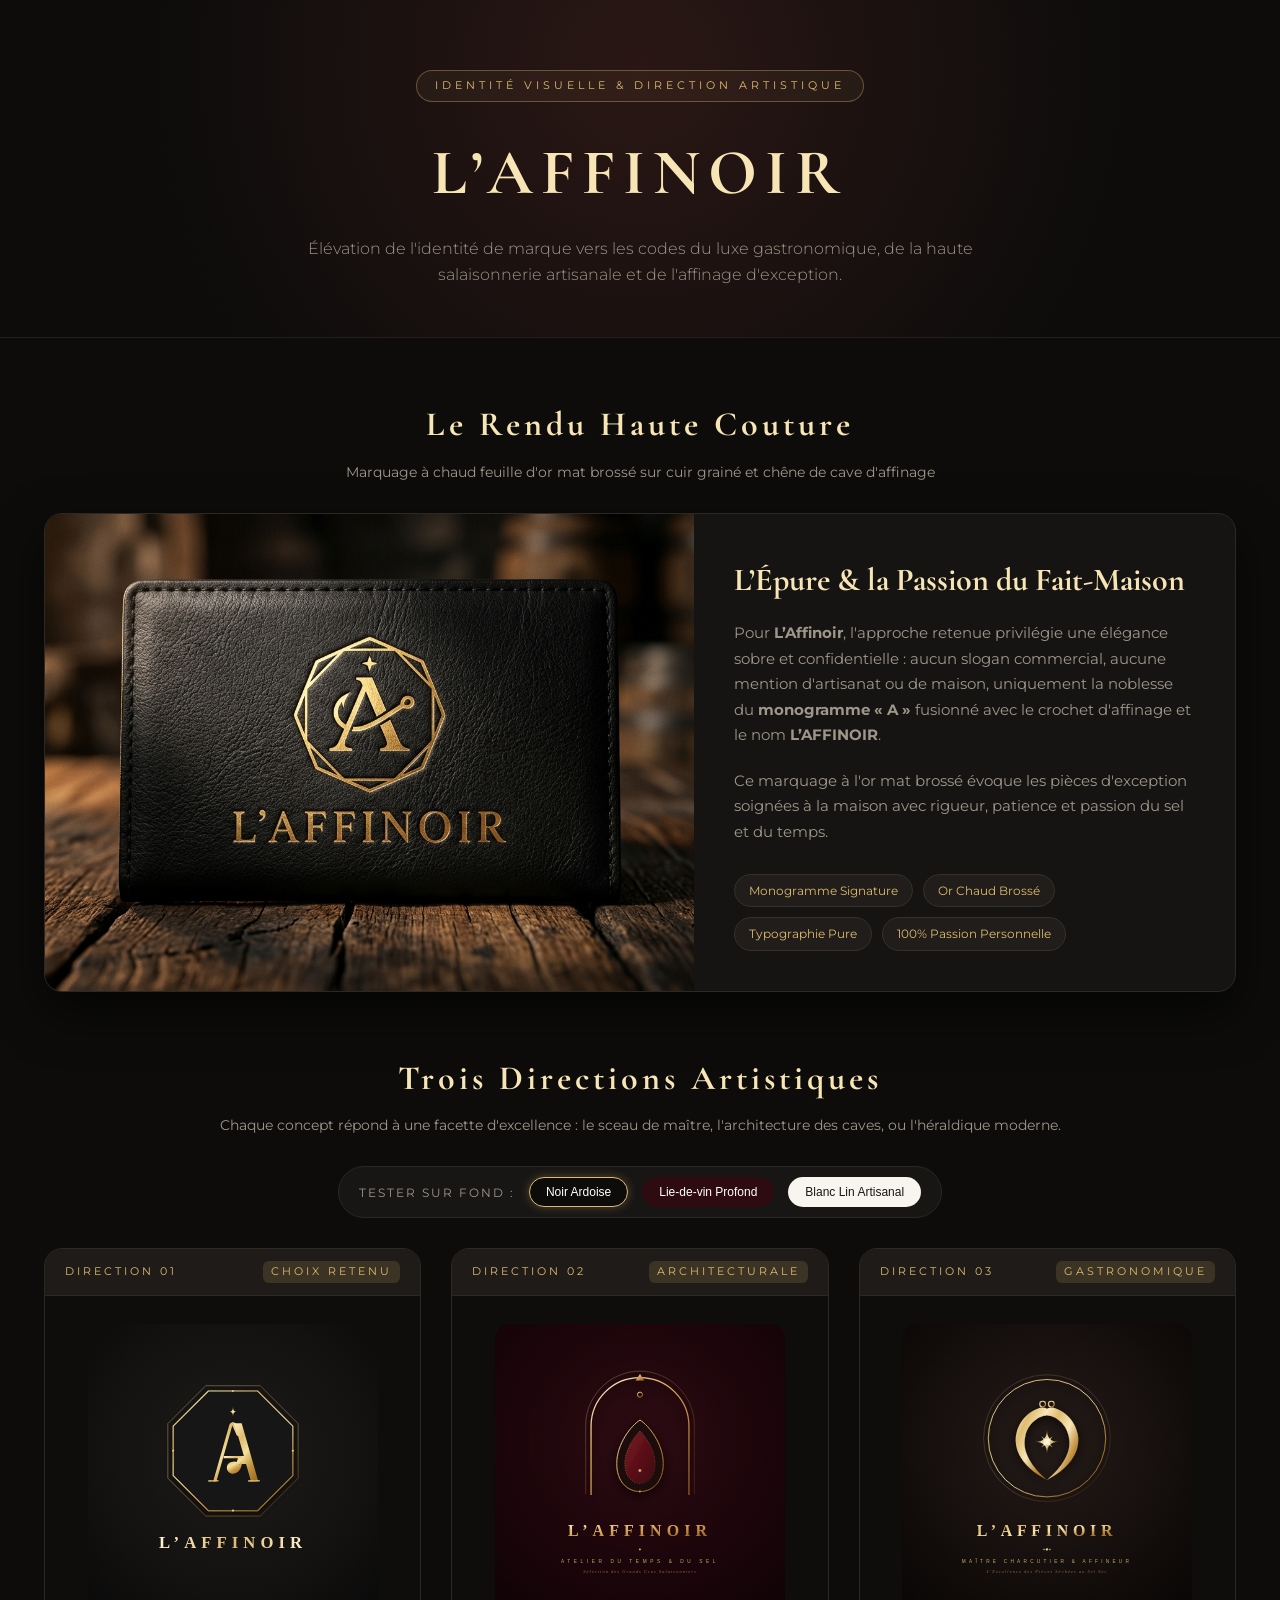
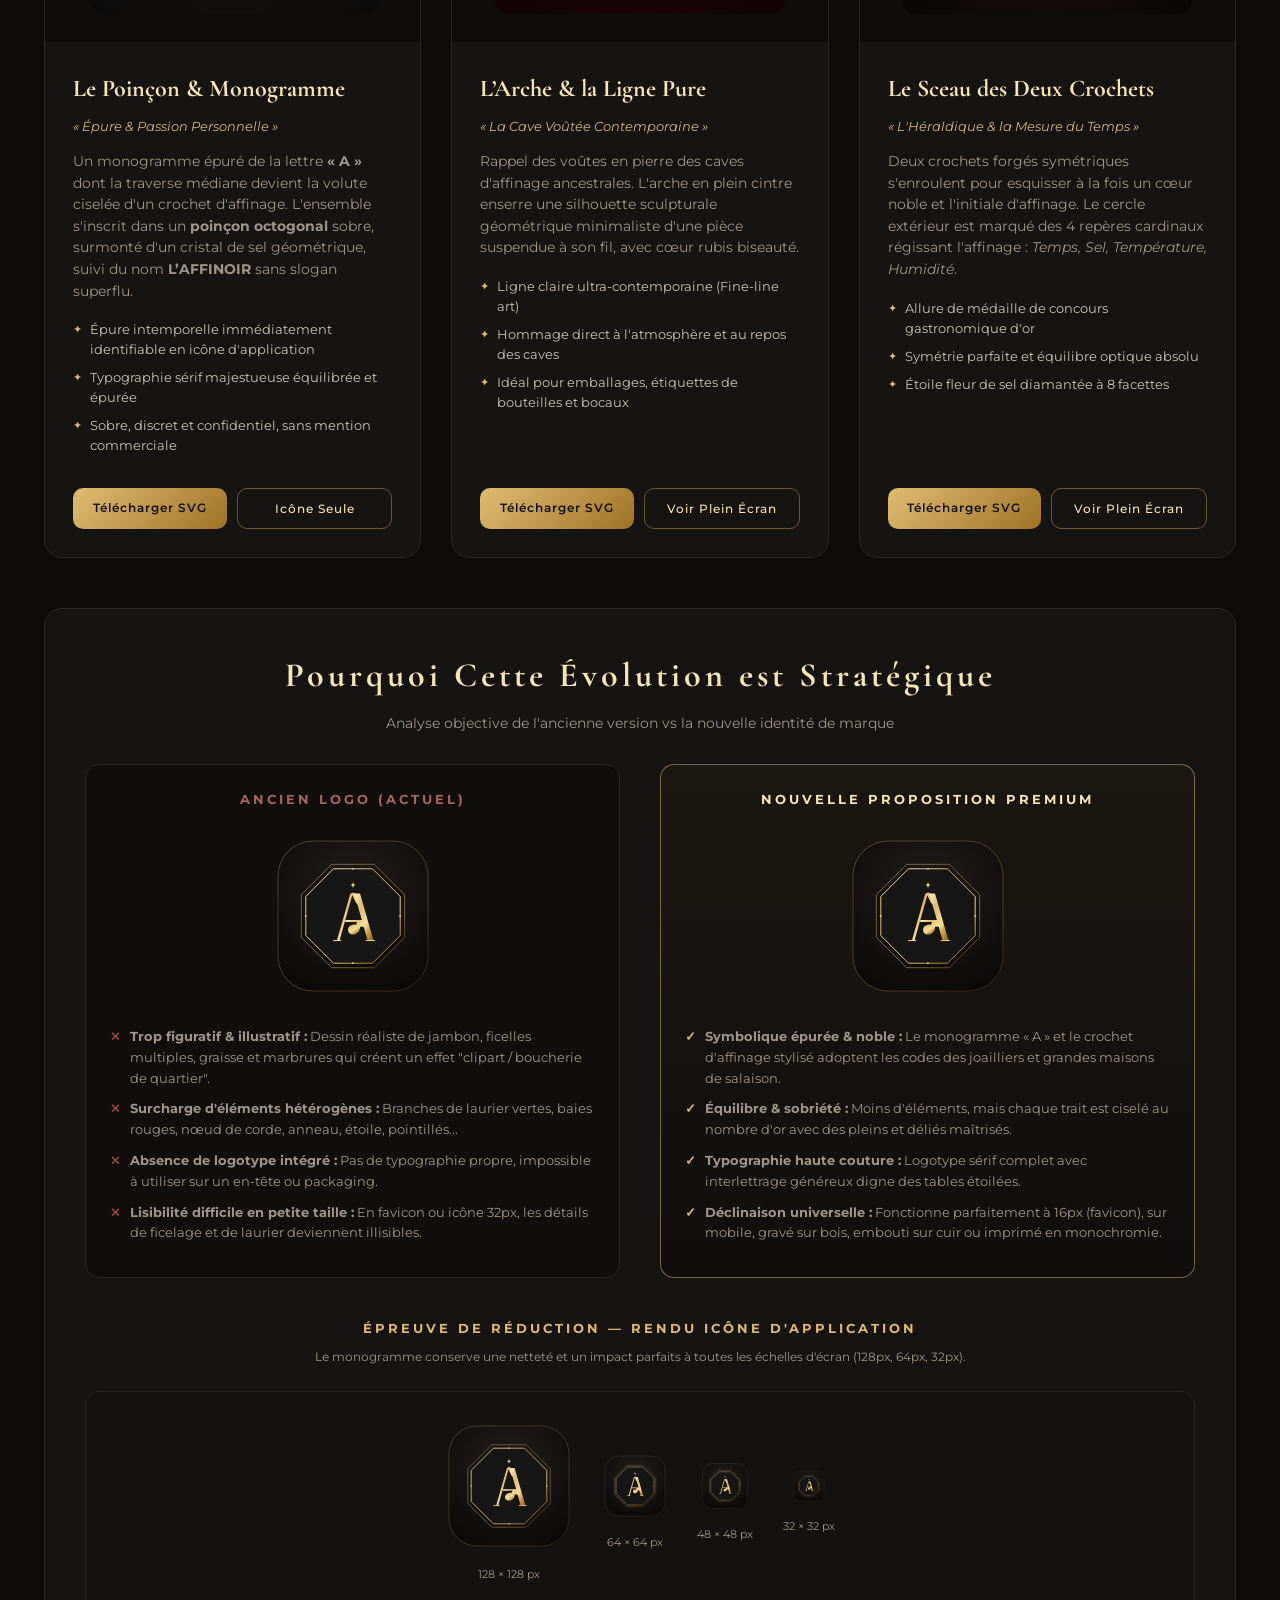
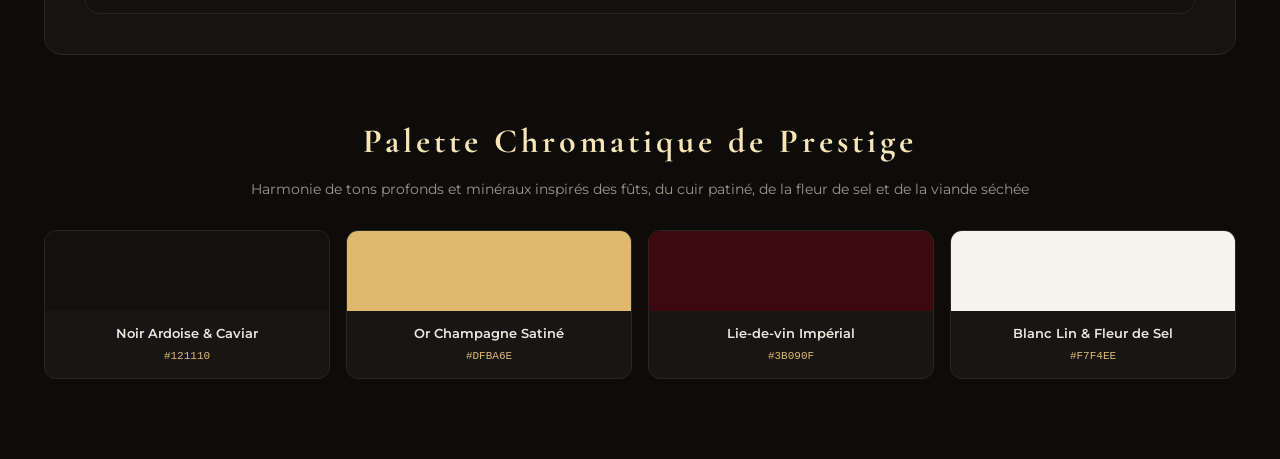
<file: pwa/logos-premium/index.html>
<!DOCTYPE html>
<html lang="fr">
<head>
  <meta charset="UTF-8">
  <meta name="viewport" content="width=device-width, initial-scale=1.0">
  <title>L'Affinoir — Propositions d'Identité & Logos Haute Salaisonnerie</title>
  <link rel="preconnect" href="https://fonts.googleapis.com">
  <link rel="preconnect" href="https://fonts.gstatic.com" crossorigin>
  <link href="https://fonts.googleapis.com/css2?family=Cormorant+Garamond:ital,wght@0,400;0,600;0,700;1,400&family=Montserrat:wght@300;400;500;600;700&display=swap" rel="stylesheet">
  <style>
    :root {
      --bg-dark: #0D0C0B;
      --card-dark: #151413;
      --card-border: #2C2824;
      --gold-primary: #DFBA6E;
      --gold-light: #F7E5B5;
      --gold-dark: #9E7226;
      --burgundy: #481218;
      --text-main: #EDE8DE;
      --text-muted: #9E9689;
      --radius: 18px;
    }

    * {
      box-sizing: border-box;
      margin: 0;
      padding: 0;
    }

    body {
      background-color: var(--bg-dark);
      color: var(--text-main);
      font-family: 'Montserrat', sans-serif;
      line-height: 1.6;
      padding-bottom: 80px;
    }

    /* HEADER HERO */
    .hero {
      text-align: center;
      padding: 70px 24px 50px;
      position: relative;
      background: radial-gradient(circle at 50% 20%, #2A1715 0%, #0D0C0B 70%);
      border-bottom: 1px solid #241F1C;
    }
    .hero-badge {
      display: inline-block;
      text-transform: uppercase;
      font-size: 11px;
      letter-spacing: 4px;
      color: var(--gold-primary);
      border: 1px solid rgba(223, 186, 110, 0.35);
      padding: 6px 18px;
      border-radius: 30px;
      margin-bottom: 20px;
      background: rgba(223, 186, 110, 0.05);
    }
    .hero h1 {
      font-family: 'Cormorant Garamond', serif;
      font-size: clamp(38px, 6vw, 64px);
      font-weight: 700;
      letter-spacing: 8px;
      color: var(--gold-light);
      margin-bottom: 12px;
    }
    .hero p {
      max-width: 680px;
      margin: 0 auto;
      color: var(--text-muted);
      font-size: 16px;
      font-weight: 300;
    }

    .container {
      max-width: 1240px;
      margin: 0 auto;
      padding: 0 24px;
    }

    /* SECTION TITLE */
    .section-header {
      margin: 60px 0 30px;
      text-align: center;
    }
    .section-header h2 {
      font-family: 'Cormorant Garamond', serif;
      font-size: 34px;
      color: var(--gold-light);
      letter-spacing: 4px;
      margin-bottom: 8px;
    }
    .section-header p {
      color: var(--text-muted);
      font-size: 14px;
    }

    /* MOCKUP SHOWCASE */
    .mockup-card {
      background: var(--card-dark);
      border: 1px solid var(--card-border);
      border-radius: var(--radius);
      overflow: hidden;
      margin-bottom: 50px;
      box-shadow: 0 20px 50px rgba(0,0,0,0.6);
      display: grid;
      grid-template-columns: 1.2fr 1fr;
    }
    @media (max-width: 900px) {
      .mockup-card { grid-template-columns: 1fr; }
    }
    .mockup-img-wrap {
      position: relative;
      background: #000;
      min-height: 380px;
    }
    .mockup-img-wrap img {
      width: 100%;
      height: 100%;
      object-fit: cover;
      display: block;
    }
    .mockup-info {
      padding: 40px;
      display: flex;
      flex-direction: column;
      justify-content: center;
    }
    .mockup-info h3 {
      font-family: 'Cormorant Garamond', serif;
      font-size: 32px;
      color: var(--gold-light);
      margin-bottom: 15px;
    }
    .mockup-info p {
      color: var(--text-muted);
      font-size: 15px;
      margin-bottom: 20px;
      line-height: 1.7;
    }
    .pill-list {
      display: flex;
      flex-wrap: wrap;
      gap: 10px;
      margin-top: 10px;
    }
    .pill {
      font-size: 12px;
      padding: 6px 14px;
      border-radius: 20px;
      background: #201D1A;
      color: var(--gold-primary);
      border: 1px solid #363028;
    }

    /* THEME SWITCHER CONTROLS */
    .theme-bar {
      display: flex;
      justify-content: center;
      align-items: center;
      gap: 14px;
      margin-bottom: 30px;
      background: #181615;
      padding: 10px 20px;
      border-radius: 40px;
      width: fit-content;
      margin-left: auto;
      margin-right: auto;
      border: 1px solid #2B2621;
    }
    .theme-bar span {
      font-size: 12px;
      color: var(--text-muted);
      text-transform: uppercase;
      letter-spacing: 2px;
    }
    .theme-btn {
      padding: 7px 16px;
      border-radius: 20px;
      border: 1px solid transparent;
      cursor: pointer;
      font-size: 12px;
      font-weight: 500;
      transition: all 0.2s ease;
    }
    .theme-btn.active {
      border-color: var(--gold-primary);
      box-shadow: 0 0 10px rgba(223, 186, 110, 0.3);
    }
    .btn-dark { background: #0D0C0B; color: #FFF; }
    .btn-burgundy { background: #2E0B10; color: #FFF; }
    .btn-cream { background: #F8F5EE; color: #1A1816; }

    /* PROPOSITIONS GRID */
    .proposals-grid {
      display: grid;
      grid-template-columns: repeat(3, 1fr);
      gap: 30px;
      margin-bottom: 50px;
    }
    @media (max-width: 1024px) {
      .proposals-grid { grid-template-columns: 1fr; }
    }

    .prop-card {
      background: var(--card-dark);
      border: 1px solid var(--card-border);
      border-radius: var(--radius);
      overflow: hidden;
      display: flex;
      flex-direction: column;
      transition: transform 0.3s ease, border-color 0.3s ease;
    }
    .prop-card:hover {
      transform: translateY(-4px);
      border-color: rgba(223, 186, 110, 0.4);
    }
    .prop-badge {
      background: #1F1B18;
      padding: 12px 20px;
      font-size: 11px;
      text-transform: uppercase;
      letter-spacing: 3px;
      color: var(--gold-primary);
      border-bottom: 1px solid var(--card-border);
      display: flex;
      justify-content: space-between;
      align-items: center;
    }
    .prop-tag {
      background: rgba(223, 186, 110, 0.15);
      padding: 2px 8px;
      border-radius: 6px;
    }
    .prop-visual {
      padding: 28px;
      display: flex;
      align-items: center;
      justify-content: center;
      background: #0E0D0C;
      transition: background 0.3s ease;
      min-height: 340px;
    }
    .prop-visual svg {
      width: 100%;
      max-width: 320px;
      height: auto;
      filter: drop-shadow(0 10px 25px rgba(0,0,0,0.5));
    }
    .prop-details {
      padding: 28px;
      flex: 1;
      display: flex;
      flex-direction: column;
    }
    .prop-details h3 {
      font-family: 'Cormorant Garamond', serif;
      font-size: 24px;
      color: var(--gold-light);
      margin-bottom: 8px;
    }
    .prop-details .concept {
      font-size: 13px;
      color: #D4B67D;
      font-style: italic;
      margin-bottom: 14px;
    }
    .prop-details p {
      font-size: 13.5px;
      color: var(--text-muted);
      line-height: 1.6;
      margin-bottom: 18px;
    }
    .prop-features {
      list-style: none;
      margin-bottom: 24px;
      font-size: 12.5px;
      color: #CBC4B7;
    }
    .prop-features li {
      margin-bottom: 8px;
      display: flex;
      align-items: flex-start;
      gap: 8px;
    }
    .prop-features li::before {
      content: "✦";
      color: var(--gold-primary);
      font-size: 11px;
      margin-top: 1px;
    }
    .prop-actions {
      margin-top: auto;
      display: flex;
      gap: 10px;
    }
    .btn-action {
      flex: 1;
      text-align: center;
      text-decoration: none;
      padding: 10px 14px;
      border-radius: 10px;
      font-size: 12px;
      font-weight: 500;
      letter-spacing: 1px;
      cursor: pointer;
      transition: all 0.2s ease;
    }
    .btn-gold {
      background: linear-gradient(135deg, #E0BC72, #9E7226);
      color: #14110E;
      border: none;
      font-weight: 600;
    }
    .btn-gold:hover {
      filter: brightness(1.15);
    }
    .btn-outline {
      background: transparent;
      color: var(--gold-light);
      border: 1px solid rgba(223, 186, 110, 0.4);
    }
    .btn-outline:hover {
      background: rgba(223, 186, 110, 0.1);
    }

    /* BEFORE / AFTER COMPARATIVE */
    .compare-section {
      background: var(--card-dark);
      border: 1px solid var(--card-border);
      border-radius: var(--radius);
      padding: 40px;
      margin-bottom: 60px;
    }
    .compare-grid {
      display: grid;
      grid-template-columns: 1fr 1fr;
      gap: 40px;
      margin-top: 30px;
    }
    @media (max-width: 800px) {
      .compare-grid { grid-template-columns: 1fr; }
    }
    .compare-box {
      border: 1px solid #282420;
      border-radius: 14px;
      padding: 24px;
      background: #100F0E;
      text-align: center;
    }
    .compare-box.new {
      border-color: rgba(223, 186, 110, 0.5);
      background: linear-gradient(180deg, #1A1612 0%, #100F0E 100%);
    }
    .compare-box h4 {
      font-size: 13px;
      text-transform: uppercase;
      letter-spacing: 3px;
      margin-bottom: 16px;
    }
    .compare-box.old h4 { color: #A66560; }
    .compare-box.new h4 { color: var(--gold-light); }
    .compare-img {
      width: 180px;
      height: 180px;
      margin: 0 auto 20px;
      display: flex;
      align-items: center;
      justify-content: center;
    }
    .compare-img img, .compare-img svg {
      width: 100%;
      height: 100%;
    }
    .compare-list {
      text-align: left;
      font-size: 13px;
      color: var(--text-muted);
      list-style: none;
    }
    .compare-list li {
      margin-bottom: 10px;
      padding-left: 20px;
      position: relative;
    }
    .compare-box.old .compare-list li::before {
      content: "✕";
      color: #B54D43;
      position: absolute;
      left: 0;
    }
    .compare-box.new .compare-list li::before {
      content: "✓";
      color: var(--gold-primary);
      position: absolute;
      left: 0;
      font-weight: bold;
    }

    /* APP ICON PREVIEW SIZES */
    .icon-preview-row {
      display: flex;
      align-items: center;
      justify-content: center;
      gap: 30px;
      background: #141211;
      padding: 30px;
      border-radius: 14px;
      margin-top: 25px;
      border: 1px solid #28231E;
    }
    .icon-size-item {
      text-align: center;
    }
    .icon-size-item span {
      display: block;
      margin-top: 8px;
      font-size: 11px;
      color: var(--text-muted);
    }

    /* PALETTE DE COULEURS */
    .palette-grid {
      display: grid;
      grid-template-columns: repeat(4, 1fr);
      gap: 16px;
      margin-top: 25px;
    }
    @media (max-width: 768px) {
      .palette-grid { grid-template-columns: 1fr 1fr; }
    }
    .swatch {
      background: #181615;
      border-radius: 12px;
      border: 1px solid #2B2621;
      overflow: hidden;
      text-align: center;
    }
    .swatch-color {
      height: 80px;
      width: 100%;
    }
    .swatch-info {
      padding: 12px;
    }
    .swatch-name {
      font-size: 13px;
      font-weight: 600;
      color: var(--text-main);
    }
    .swatch-code {
      font-size: 11px;
      color: var(--gold-primary);
      font-family: monospace;
      margin-top: 4px;
    }
  </style>
</head>
<body>

  <!-- HERO -->
  <header class="hero">
    <div class="hero-badge">Identité Visuelle &amp; Direction Artistique</div>
    <h1>L’AFFINOIR</h1>
    <p>Élévation de l'identité de marque vers les codes du luxe gastronomique, de la haute salaisonnerie artisanale et de l'affinage d'exception.</p>
  </header>

  <main class="container">

    <!-- 1. RENDU RÉEL / MOCKUP LUXE -->
    <section class="section-header">
      <h2>Le Rendu Haute Couture</h2>
      <p>Marquage à chaud feuille d'or mat brossé sur cuir grainé et chêne de cave d'affinage</p>
    </section>

    <div class="mockup-card">
      <div class="mockup-img-wrap">
        <img src="laffinoir_luxury_logo_mockup.jpg" alt="Mockup Luxe L'Affinoir marquage à chaud or">
      </div>
      <div class="mockup-info">
        <h3>L’Épure &amp; la Passion du Fait-Maison</h3>
        <p>
          Pour <strong>L’Affinoir</strong>, l'approche retenue privilégie une élégance sobre et confidentielle : aucun slogan commercial, aucune mention d'artisanat ou de maison, uniquement la noblesse du <strong>monogramme « A »</strong> fusionné avec le crochet d'affinage et le nom <strong>L’AFFINOIR</strong>.
        </p>
        <p>
          Ce marquage à l'or mat brossé évoque les pièces d'exception soignées à la maison avec rigueur, patience et passion du sel et du temps.
        </p>
        <div class="pill-list">
          <span class="pill">Monogramme Signature</span>
          <span class="pill">Or Chaud Brossé</span>
          <span class="pill">Typographie Pure</span>
          <span class="pill">100% Passion Personnelle</span>
        </div>
      </div>
    </div>

    <!-- 2. LES 3 PROPOSITIONS DE LOGO VECTORIEL -->
    <section class="section-header">
      <h2>Trois Directions Artistiques</h2>
      <p>Chaque concept répond à une facette d'excellence : le sceau de maître, l'architecture des caves, ou l'héraldique moderne.</p>
    </section>

    <!-- Contrôle de fond dynamique -->
    <div class="theme-bar">
      <span>Tester sur fond :</span>
      <button class="theme-btn btn-dark active" onclick="setVisualBg('#0E0D0C', this)">Noir Ardoise</button>
      <button class="theme-btn btn-burgundy" onclick="setVisualBg('#22070A', this)">Lie-de-vin Profond</button>
      <button class="theme-btn btn-cream" onclick="setVisualBg('#F5F2EB', this)">Blanc Lin Artisanal</button>
    </div>

    <div class="proposals-grid">

      <!-- PROPOSITION 1 -->
      <article class="prop-card">
        <div class="prop-badge">
          <span>Direction 01</span>
          <span class="prop-tag">Choix Retenu</span>
        </div>
        <div class="prop-visual" id="vis-1">
          <img src="logo-p1-monogramme.svg" alt="Proposition 1 Monogramme" style="max-width: 290px; width: 100%;">
        </div>
        <div class="prop-details">
          <h3>Le Poinçon &amp; Monogramme</h3>
          <div class="concept">« Épure &amp; Passion Personnelle »</div>
          <p>
            Un monogramme épuré de la lettre <strong>« A »</strong> dont la traverse médiane devient la volute ciselée d'un crochet d'affinage. L'ensemble s'inscrit dans un <strong>poinçon octogonal</strong> sobre, surmonté d'un cristal de sel géométrique, suivi du nom <strong>L’AFFINOIR</strong> sans slogan superflu.
          </p>
          <ul class="prop-features">
            <li>Épure intemporelle immédiatement identifiable en icône d'application</li>
            <li>Typographie sérif majestueuse équilibrée et épurée</li>
            <li>Sobre, discret et confidentiel, sans mention commerciale</li>
          </ul>
          <div class="prop-actions">
            <a href="logo-p1-monogramme.svg" download class="btn-action btn-gold">Télécharger SVG</a>
            <a href="icon-p1-monogramme.svg" target="_blank" class="btn-action btn-outline">Icône Seule</a>
          </div>
        </div>
      </article>

      <!-- PROPOSITION 2 -->
      <article class="prop-card">
        <div class="prop-badge">
          <span>Direction 02</span>
          <span class="prop-tag">Architecturale</span>
        </div>
        <div class="prop-visual" id="vis-2">
          <img src="logo-p2-arche-epuree.svg" alt="Proposition 2 Arche Épurée" style="max-width: 290px; width: 100%;">
        </div>
        <div class="prop-details">
          <h3>L’Arche &amp; la Ligne Pure</h3>
          <div class="concept">« La Cave Voûtée Contemporaine »</div>
          <p>
            Rappel des voûtes en pierre des caves d'affinage ancestrales. L'arche en plein cintre enserre une silhouette sculpturale géométrique minimaliste d'une pièce suspendue à son fil, avec cœur rubis biseauté.
          </p>
          <ul class="prop-features">
            <li>Ligne claire ultra-contemporaine (Fine-line art)</li>
            <li>Hommage direct à l'atmosphère et au repos des caves</li>
            <li>Idéal pour emballages, étiquettes de bouteilles et bocaux</li>
          </ul>
          <div class="prop-actions">
            <a href="logo-p2-arche-epuree.svg" download class="btn-action btn-gold">Télécharger SVG</a>
            <a href="logo-p2-arche-epuree.svg" target="_blank" class="btn-action btn-outline">Voir Plein Écran</a>
          </div>
        </div>
      </article>

      <!-- PROPOSITION 3 -->
      <article class="prop-card">
        <div class="prop-badge">
          <span>Direction 03</span>
          <span class="prop-tag">Gastronomique</span>
        </div>
        <div class="prop-visual" id="vis-3">
          <img src="logo-p3-blason-crochets.svg" alt="Proposition 3 Blason des Crochets" style="max-width: 290px; width: 100%;">
        </div>
        <div class="prop-details">
          <h3>Le Sceau des Deux Crochets</h3>
          <div class="concept">« L'Héraldique &amp; la Mesure du Temps »</div>
          <p>
            Deux crochets forgés symétriques s'enroulent pour esquisser à la fois un cœur noble et l'initiale d'affinage. Le cercle extérieur est marqué des 4 repères cardinaux régissant l'affinage : <em>Temps, Sel, Température, Humidité</em>.
          </p>
          <ul class="prop-features">
            <li>Allure de médaille de concours gastronomique d'or</li>
            <li>Symétrie parfaite et équilibre optique absolu</li>
            <li>Étoile fleur de sel diamantée à 8 facettes</li>
          </ul>
          <div class="prop-actions">
            <a href="logo-p3-blason-crochets.svg" download class="btn-action btn-gold">Télécharger SVG</a>
            <a href="logo-p3-blason-crochets.svg" target="_blank" class="btn-action btn-outline">Voir Plein Écran</a>
          </div>
        </div>
      </article>

    </div>

    <!-- 3. COMPARAISON AVANT / APRÈS -->
    <section class="compare-section">
      <div class="section-header" style="margin-top: 0;">
        <h2>Pourquoi Cette Évolution est Stratégique</h2>
        <p>Analyse objective de l'ancienne version vs la nouvelle identité de marque</p>
      </div>

      <div class="compare-grid">
        <div class="compare-box old">
          <h4>Ancien Logo (Actuel)</h4>
          <div class="compare-img">
            <img src="../icons/icon.svg" alt="Ancien logo" style="max-height: 160px; width: auto;">
          </div>
          <ul class="compare-list">
            <li><strong>Trop figuratif &amp; illustratif :</strong> Dessin réaliste de jambon, ficelles multiples, graisse et marbrures qui créent un effet "clipart / boucherie de quartier".</li>
            <li><strong>Surcharge d'éléments hétérogènes :</strong> Branches de laurier vertes, baies rouges, nœud de corde, anneau, étoile, pointillés...</li>
            <li><strong>Absence de logotype intégré :</strong> Pas de typographie propre, impossible à utiliser sur un en-tête ou packaging.</li>
            <li><strong>Lisibilité difficile en petite taille :</strong> En favicon ou icône 32px, les détails de ficelage et de laurier deviennent illisibles.</li>
          </ul>
        </div>

        <div class="compare-box new">
          <h4>Nouvelle Proposition Premium</h4>
          <div class="compare-img">
            <img src="icon-p1-monogramme.svg" alt="Nouveau logo icone" style="max-height: 160px; width: auto;">
          </div>
          <ul class="compare-list">
            <li><strong>Symbolique épurée &amp; noble :</strong> Le monogramme « A » et le crochet d'affinage stylisé adoptent les codes des joailliers et grandes maisons de salaison.</li>
            <li><strong>Équilibre &amp; sobriété :</strong> Moins d'éléments, mais chaque trait est ciselé au nombre d'or avec des pleins et déliés maîtrisés.</li>
            <li><strong>Typographie haute couture :</strong> Logotype sérif complet avec interlettrage généreux digne des tables étoilées.</li>
            <li><strong>Déclinaison universelle :</strong> Fonctionne parfaitement à 16px (favicon), sur mobile, gravé sur bois, embouti sur cuir ou imprimé en monochromie.</li>
          </ul>
        </div>
      </div>

      <!-- APERÇU TAILLES APP ICON -->
      <div style="margin-top: 40px; text-align: center;">
        <h4 style="font-size: 13px; text-transform: uppercase; letter-spacing: 3px; color: var(--gold-primary); margin-bottom: 8px;">
          Épreuve de Réduction — Rendu Icône d'Application
        </h4>
        <p style="font-size: 12px; color: var(--text-muted); margin-bottom: 20px;">
          Le monogramme conserve une netteté et un impact parfaits à toutes les échelles d'écran (128px, 64px, 32px).
        </p>

        <div class="icon-preview-row">
          <div class="icon-size-item">
            <img src="icon-p1-monogramme.svg" style="width: 128px; height: 128px;" alt="128px">
            <span>128 × 128 px</span>
          </div>
          <div class="icon-size-item">
            <img src="icon-p1-monogramme.svg" style="width: 64px; height: 64px;" alt="64px">
            <span>64 × 64 px</span>
          </div>
          <div class="icon-size-item">
            <img src="icon-p1-monogramme.svg" style="width: 48px; height: 48px;" alt="48px">
            <span>48 × 48 px</span>
          </div>
          <div class="icon-size-item">
            <img src="icon-p1-monogramme.svg" style="width: 32px; height: 32px;" alt="32px">
            <span>32 × 32 px</span>
          </div>
        </div>
      </div>
    </section>

    <!-- 4. PALETTE OFFICIELLE DU LUXE SALAISONNIER -->
    <section class="section-header">
      <h2>Palette Chromatique de Prestige</h2>
      <p>Harmonie de tons profonds et minéraux inspirés des fûts, du cuir patiné, de la fleur de sel et de la viande séchée</p>
    </section>

    <div class="palette-grid">
      <div class="swatch">
        <div class="swatch-color" style="background: #121110;"></div>
        <div class="swatch-info">
          <div class="swatch-name">Noir Ardoise &amp; Caviar</div>
          <div class="swatch-code">#121110</div>
        </div>
      </div>
      <div class="swatch">
        <div class="swatch-color" style="background: #DFBA6E;"></div>
        <div class="swatch-info">
          <div class="swatch-name">Or Champagne Satiné</div>
          <div class="swatch-code">#DFBA6E</div>
        </div>
      </div>
      <div class="swatch">
        <div class="swatch-color" style="background: #3B090F;"></div>
        <div class="swatch-info">
          <div class="swatch-name">Lie-de-vin Impérial</div>
          <div class="swatch-code">#3B090F</div>
        </div>
      </div>
      <div class="swatch">
        <div class="swatch-color" style="background: #F7F4EE;"></div>
        <div class="swatch-info">
          <div class="swatch-name">Blanc Lin &amp; Fleur de Sel</div>
          <div class="swatch-code">#F7F4EE</div>
        </div>
      </div>
    </div>

  </main>

  <script>
    function setVisualBg(color, btn) {
      document.querySelectorAll('.theme-btn').forEach(b => b.classList.remove('active'));
      btn.classList.add('active');
      document.querySelectorAll('.prop-visual').forEach(v => {
        v.style.backgroundColor = color;
      });
    }
  </script>
</body>
</html>
</file>
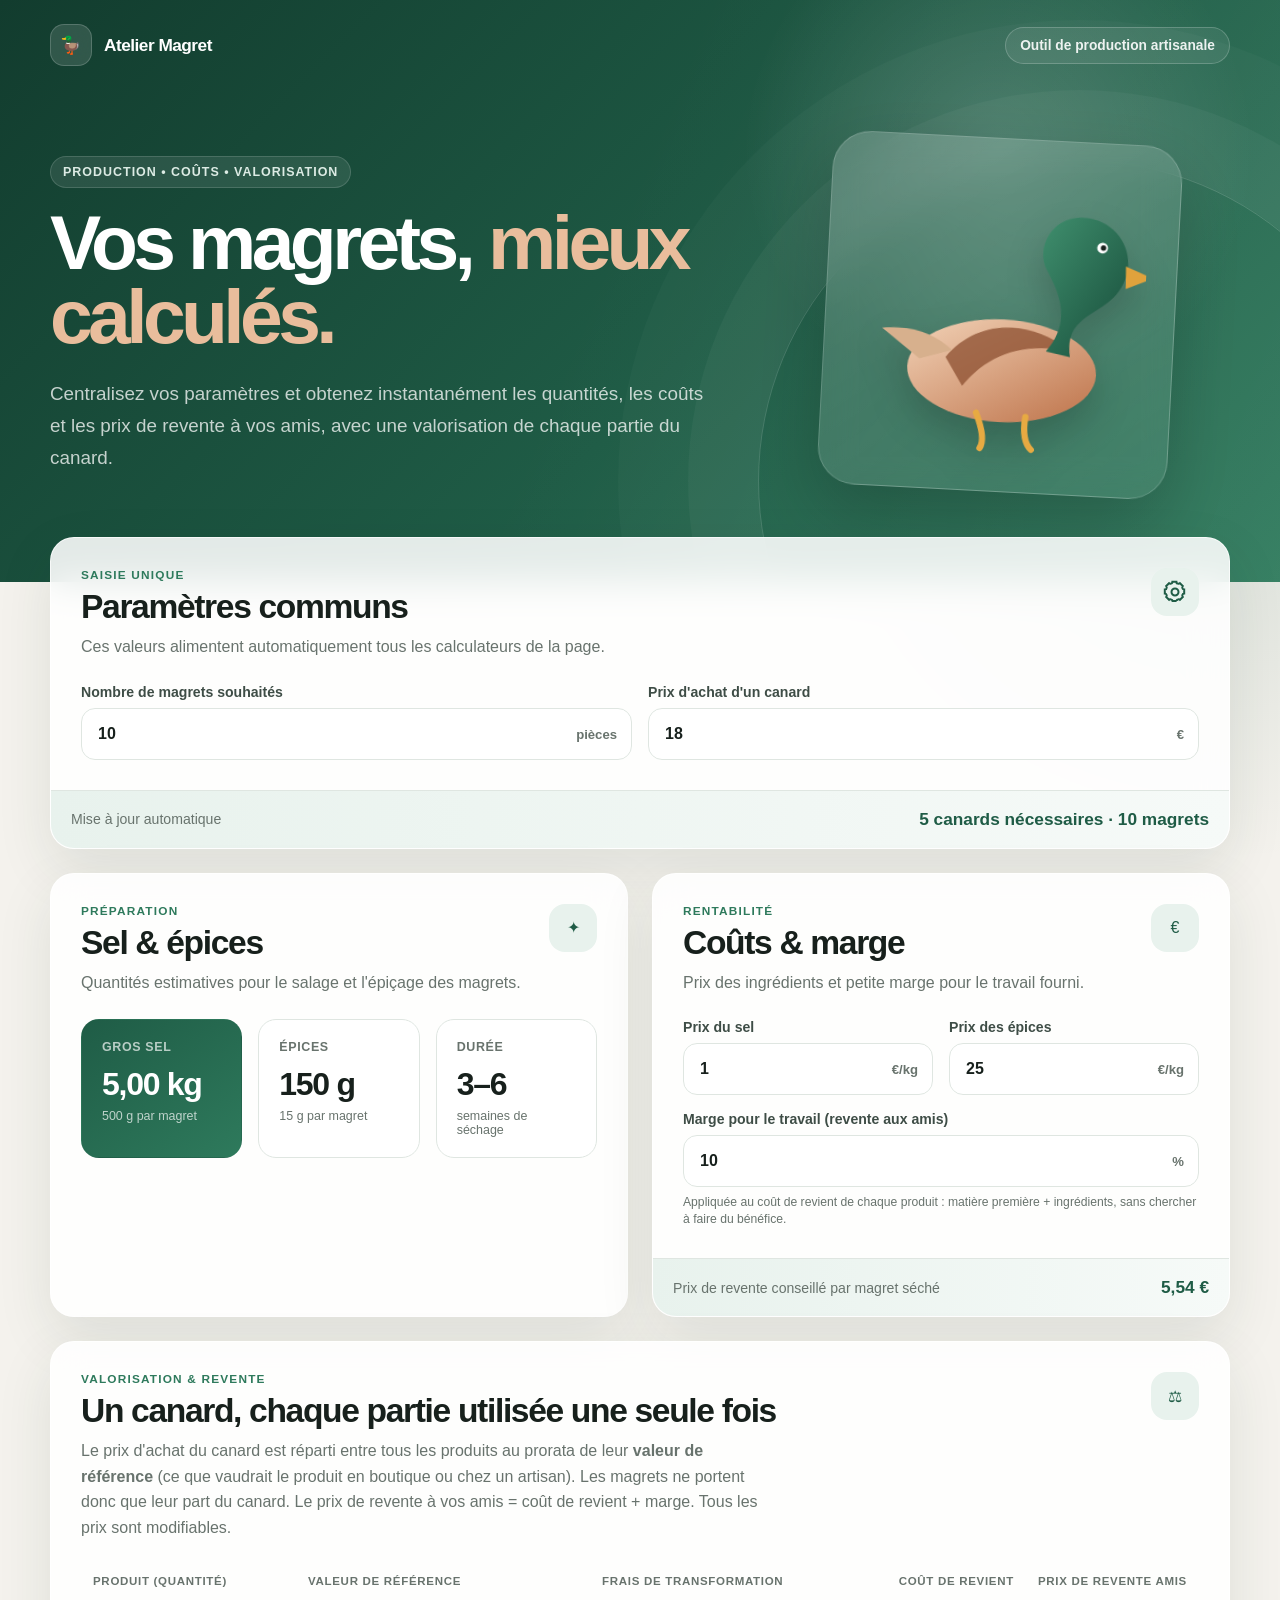
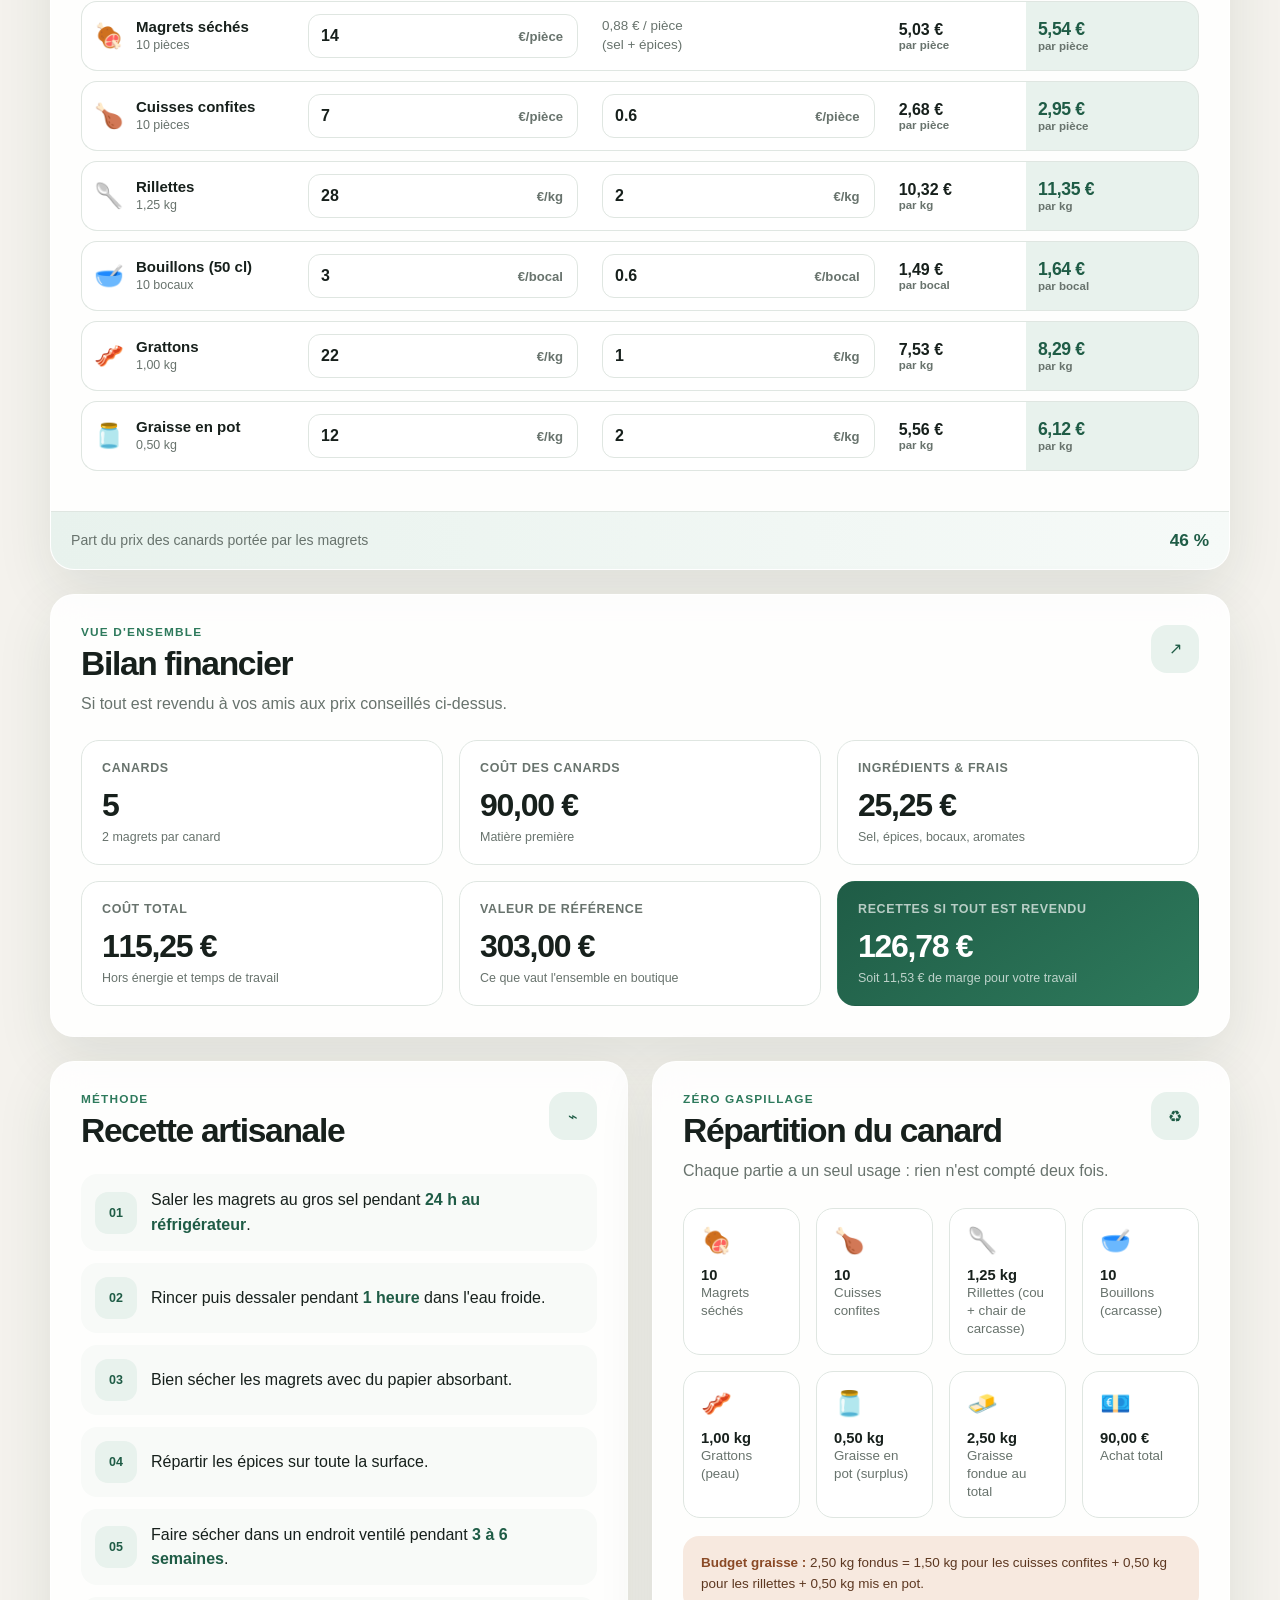
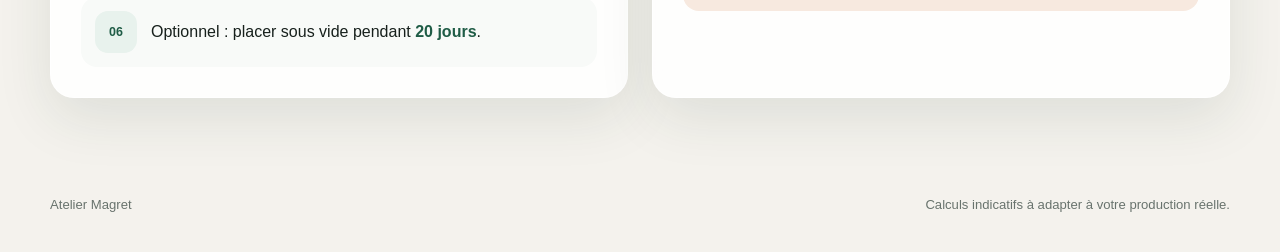
<file: Docs html/Magret_Seché.html>
<!DOCTYPE html>
<html lang="fr">
<head>
  <meta charset="UTF-8">
  <meta name="viewport" content="width=device-width, initial-scale=1.0">
  <meta name="color-scheme" content="light">
  <title>Atelier Magret</title>
  <style>
    :root {
      --bg: #f4f2ed;
      --surface: rgba(255,255,255,.88);
      --surface-solid: #ffffff;
      --text: #17201c;
      --muted: #68736d;
      --green: #1f5c46;
      --green-2: #2e7a5c;
      --green-soft: #e8f2ed;
      --copper: #b66a3c;
      --copper-soft: #f7e9df;
      --line: #dfe6e1;
      --danger: #b33a3a;
      --shadow: 0 20px 55px rgba(30, 55, 43, .10);
      --shadow-small: 0 8px 25px rgba(30, 55, 43, .08);
      --radius: 24px;
    }

    * { box-sizing: border-box; }
    html { scroll-behavior: smooth; }

    body {
      margin: 0;
      min-height: 100vh;
      font-family: Inter, ui-sans-serif, -apple-system, BlinkMacSystemFont, "Segoe UI", sans-serif;
      color: var(--text);
      background:
        radial-gradient(circle at 8% 0%, rgba(182,106,60,.13), transparent 25rem),
        radial-gradient(circle at 95% 12%, rgba(31,92,70,.14), transparent 28rem),
        var(--bg);
    }

    button, input { font: inherit; }

    .hero {
      position: relative;
      overflow: hidden;
      min-height: 470px;
      color: white;
      background: linear-gradient(135deg, #123c2e 0%, #1f5c46 56%, #2e7a5c 100%);
      isolation: isolate;
    }

    .hero::before {
      content: "";
      position: absolute;
      inset: 0;
      z-index: -2;
      background:
        radial-gradient(circle at 78% 26%, rgba(255,255,255,.16), transparent 16rem),
        linear-gradient(112deg, transparent 45%, rgba(255,255,255,.05));
    }

    .hero::after {
      content: "";
      position: absolute;
      right: -120px;
      bottom: -220px;
      width: 640px;
      height: 640px;
      z-index: -1;
      border: 1px solid rgba(255,255,255,.16);
      border-radius: 50%;
      box-shadow: 0 0 0 70px rgba(255,255,255,.035), 0 0 0 140px rgba(255,255,255,.025);
    }

    .nav, .hero-content, main, footer {
      width: min(1180px, calc(100% - 40px));
      margin-inline: auto;
    }

    .nav {
      display: flex;
      align-items: center;
      justify-content: space-between;
      gap: 20px;
      padding: 24px 0;
    }

    .brand {
      display: flex;
      align-items: center;
      gap: 12px;
      color: white;
      font-weight: 800;
      letter-spacing: -.03em;
      font-size: 1.08rem;
    }

    .brand-mark {
      display: grid;
      place-items: center;
      width: 42px;
      height: 42px;
      border-radius: 14px;
      background: rgba(255,255,255,.13);
      border: 1px solid rgba(255,255,255,.18);
      backdrop-filter: blur(12px);
    }

    .nav-pill {
      padding: 10px 14px;
      border: 1px solid rgba(255,255,255,.2);
      border-radius: 999px;
      color: rgba(255,255,255,.9);
      background: rgba(255,255,255,.08);
      font-size: .86rem;
      font-weight: 700;
    }

    .hero-content {
      display: grid;
      grid-template-columns: 1.18fr .82fr;
      align-items: center;
      gap: 60px;
      padding: 48px 0 90px;
    }

    .eyebrow {
      display: inline-flex;
      align-items: center;
      gap: 8px;
      margin-bottom: 18px;
      padding: 8px 12px;
      border-radius: 999px;
      color: #dcebe4;
      background: rgba(255,255,255,.09);
      border: 1px solid rgba(255,255,255,.14);
      font-weight: 750;
      font-size: .78rem;
      letter-spacing: .08em;
      text-transform: uppercase;
    }

    .hero h1 {
      max-width: 770px;
      margin: 0;
      font-size: clamp(2.8rem, 6vw, 5.4rem);
      line-height: .96;
      letter-spacing: -.06em;
    }

    .hero h1 span { color: #e9bd9c; }

    .hero-copy {
      max-width: 660px;
      margin: 24px 0 0;
      color: rgba(255,255,255,.75);
      font-size: clamp(1rem, 2vw, 1.18rem);
      line-height: 1.7;
    }

    .hero-visual {
      position: relative;
      display: grid;
      place-items: center;
      min-height: 290px;
    }

    .duck-card {
      width: min(100%, 350px);
      aspect-ratio: 1;
      padding: 30px;
      border-radius: 38px;
      background: linear-gradient(145deg, rgba(255,255,255,.18), rgba(255,255,255,.07));
      border: 1px solid rgba(255,255,255,.2);
      box-shadow: 0 28px 70px rgba(0,0,0,.2);
      backdrop-filter: blur(18px);
      transform: rotate(3deg);
    }

    .duck-card svg { width: 100%; height: 100%; filter: drop-shadow(0 18px 18px rgba(0,0,0,.18)); }

    main {
      position: relative;
      z-index: 2;
      margin-top: -45px;
      padding-bottom: 70px;
    }

    .panel {
      overflow: hidden;
      margin-bottom: 24px;
      border: 1px solid rgba(255,255,255,.7);
      border-radius: var(--radius);
      background: var(--surface);
      box-shadow: var(--shadow);
      backdrop-filter: blur(18px);
    }

    .panel-inner { padding: 30px; }

    .section-head {
      display: flex;
      align-items: flex-start;
      justify-content: space-between;
      gap: 20px;
      margin-bottom: 24px;
    }

    .section-kicker {
      margin: 0 0 6px;
      color: var(--green-2);
      font-size: .74rem;
      font-weight: 850;
      letter-spacing: .1em;
      text-transform: uppercase;
    }

    h2 {
      margin: 0;
      font-size: clamp(1.5rem, 3vw, 2.1rem);
      letter-spacing: -.04em;
    }

    .section-description {
      max-width: 680px;
      margin: 8px 0 0;
      color: var(--muted);
      line-height: 1.6;
    }

    .icon-box {
      display: grid;
      flex: 0 0 auto;
      place-items: center;
      width: 48px;
      height: 48px;
      color: var(--green);
      border-radius: 16px;
      background: var(--green-soft);
    }

    .icon-box svg { width: 24px; height: 24px; }

    .form-grid, .stats-grid, .product-grid {
      display: grid;
      grid-template-columns: repeat(12, 1fr);
      gap: 16px;
    }

    .field { grid-column: span 6; }

    label {
      display: block;
      margin-bottom: 8px;
      color: #3e4d46;
      font-size: .88rem;
      font-weight: 750;
    }

    .field-hint {
      margin: 7px 0 0;
      color: var(--muted);
      font-size: .76rem;
      line-height: 1.4;
    }

    .input-shell { position: relative; }

    input {
      width: 100%;
      min-height: 52px;
      padding: 0 54px 0 16px;
      color: var(--text);
      border: 1px solid var(--line);
      border-radius: 14px;
      outline: none;
      background: rgba(255,255,255,.85);
      font-weight: 720;
      transition: border-color .2s, box-shadow .2s, transform .2s;
    }

    input:focus {
      border-color: var(--green-2);
      box-shadow: 0 0 0 4px rgba(46,122,92,.12);
      transform: translateY(-1px);
    }

    .unit {
      position: absolute;
      top: 50%;
      right: 15px;
      color: var(--muted);
      transform: translateY(-50%);
      font-size: .82rem;
      font-weight: 800;
      pointer-events: none;
    }

    .dashboard-grid {
      display: grid;
      grid-template-columns: 1fr 1fr;
      gap: 24px;
    }

    .result-strip {
      display: flex;
      align-items: center;
      justify-content: space-between;
      gap: 20px;
      padding: 18px 20px;
      border-top: 1px solid var(--line);
      background: linear-gradient(90deg, var(--green-soft), #f6faf8);
    }

    .result-strip span { color: var(--muted); font-size: .88rem; }
    .result-strip strong { color: var(--green); font-size: 1.08rem; }

    .stats-grid { margin-top: 4px; }

    .stat {
      grid-column: span 4;
      min-height: 125px;
      padding: 20px;
      border: 1px solid var(--line);
      border-radius: 18px;
      background: rgba(255,255,255,.7);
    }

    .stat.accent {
      color: white;
      border-color: transparent;
      background: linear-gradient(145deg, var(--green), var(--green-2));
    }

    .stat-label {
      margin-bottom: 12px;
      color: var(--muted);
      font-size: .78rem;
      font-weight: 760;
      text-transform: uppercase;
      letter-spacing: .05em;
    }

    .stat.accent .stat-label { color: rgba(255,255,255,.68); }
    .stat-value { font-size: clamp(1.45rem, 4vw, 2rem); font-weight: 850; letter-spacing: -.04em; }
    .stat-note { margin-top: 6px; color: var(--muted); font-size: .78rem; }
    .stat.accent .stat-note { color: rgba(255,255,255,.7); }

    /* Tableau de valorisation */
    .table-wrap { overflow-x: auto; margin: 0 -8px; padding: 0 8px; }

    table.valo {
      width: 100%;
      min-width: 820px;
      border-collapse: separate;
      border-spacing: 0 10px;
    }

    table.valo th {
      padding: 0 12px 4px;
      color: var(--muted);
      font-size: .72rem;
      font-weight: 800;
      letter-spacing: .06em;
      text-align: left;
      text-transform: uppercase;
      white-space: nowrap;
    }

    table.valo td {
      padding: 12px;
      vertical-align: middle;
      border-top: 1px solid var(--line);
      border-bottom: 1px solid var(--line);
      background: #fff;
    }

    table.valo td:first-child { border-left: 1px solid var(--line); border-radius: 16px 0 0 16px; }
    table.valo td:last-child { border-right: 1px solid var(--line); border-radius: 0 16px 16px 0; background: var(--green-soft); }

    table.valo input { min-height: 44px; padding: 0 58px 0 12px; border-radius: 12px; }

    .p-name { display: flex; align-items: center; gap: 12px; min-width: 190px; }
    .p-ico { font-size: 1.5rem; }
    .p-name strong { display: block; font-size: .94rem; }
    .p-name small { color: var(--muted); font-size: .78rem; }
    .cell-muted { color: var(--muted); font-size: .84rem; line-height: 1.4; }
    .price-final { color: var(--green); font-size: 1.1rem; font-weight: 850; letter-spacing: -.02em; }
    .price-unit { display: block; color: var(--muted); font-size: .72rem; font-weight: 700; }

    .recipe-list {
      display: grid;
      gap: 12px;
      padding: 0;
      margin: 0;
      list-style: none;
      counter-reset: recipe;
    }

    .recipe-list li {
      counter-increment: recipe;
      display: grid;
      grid-template-columns: 42px 1fr;
      align-items: center;
      gap: 14px;
      padding: 14px;
      border-radius: 16px;
      background: #f8faf8;
    }

    .recipe-list li::before {
      content: counter(recipe, decimal-leading-zero);
      display: grid;
      place-items: center;
      width: 42px;
      height: 42px;
      color: var(--green);
      border-radius: 13px;
      background: var(--green-soft);
      font-size: .78rem;
      font-weight: 900;
    }

    .recipe-list p { margin: 0; line-height: 1.52; }
    .recipe-list strong { color: var(--green); }

    .product-grid { margin-top: 20px; }

    .product {
      grid-column: span 3;
      padding: 17px;
      border: 1px solid var(--line);
      border-radius: 17px;
      background: #fff;
      transition: .2s ease;
    }

    .product:hover { transform: translateY(-3px); box-shadow: var(--shadow-small); }
    .product-icon { margin-bottom: 12px; font-size: 1.55rem; }
    .product strong { display: block; font-size: .92rem; }
    .product small { color: var(--muted); }

    .fat-budget {
      margin-top: 18px;
      padding: 16px 18px;
      border-radius: 16px;
      background: var(--copper-soft);
      color: #5c3720;
      font-size: .84rem;
      line-height: 1.6;
    }

    .fat-budget strong { color: #8a4a26; }

    .error {
      display: none;
      margin-top: 14px;
      padding: 12px 14px;
      color: var(--danger);
      border: 1px solid rgba(179,58,58,.18);
      border-radius: 12px;
      background: rgba(179,58,58,.06);
      font-size: .86rem;
      font-weight: 650;
    }

    footer {
      display: flex;
      justify-content: space-between;
      gap: 18px;
      padding: 5px 0 40px;
      color: var(--muted);
      font-size: .82rem;
    }

    @media (max-width: 900px) {
      .hero-content { grid-template-columns: 1fr; padding-top: 35px; }
      .hero-visual { display: none; }
      .dashboard-grid { grid-template-columns: 1fr; }
      .product { grid-column: span 6; }
    }

    @media (max-width: 650px) {
      .nav, .hero-content, main, footer { width: min(100% - 24px, 1180px); }
      .nav-pill { display: none; }
      .hero { min-height: 435px; }
      .hero-content { padding-bottom: 85px; }
      .panel-inner { padding: 22px; }
      .section-head { align-items: center; }
      .field, .stat, .product { grid-column: span 12; }
      .result-strip, footer { align-items: flex-start; flex-direction: column; }
    }
  </style>
</head>
<body>
  <header class="hero">
    <nav class="nav" aria-label="Navigation principale">
      <div class="brand">
        <span class="brand-mark" aria-hidden="true">🦆</span>
        Atelier Magret
      </div>
      <span class="nav-pill">Outil de production artisanale</span>
    </nav>

    <div class="hero-content">
      <div>
        <div class="eyebrow">Production • coûts • valorisation</div>
        <h1>Vos magrets, <span>mieux calculés.</span></h1>
        <p class="hero-copy">Centralisez vos paramètres et obtenez instantanément les quantités, les coûts et les prix de revente à vos amis, avec une valorisation de chaque partie du canard.</p>
      </div>

      <div class="hero-visual" aria-hidden="true">
        <div class="duck-card">
          <svg viewBox="0 0 320 320" role="img" aria-label="Illustration stylisée d'un canard">
            <defs>
              <linearGradient id="bodyG" x1="0" y1="0" x2="1" y2="1">
                <stop offset="0" stop-color="#f3d4b9"/>
                <stop offset="1" stop-color="#bd7148"/>
              </linearGradient>
              <linearGradient id="neckG" x1="0" y1="0" x2="1" y2="1">
                <stop offset="0" stop-color="#3f8e6d"/>
                <stop offset="1" stop-color="#174d3a"/>
              </linearGradient>
            </defs>
            <ellipse cx="165" cy="224" rx="105" ry="57" fill="url(#bodyG)"/>
            <path d="M102 212c31-42 88-49 138-14-55-7-91 9-118 45z" fill="#8c4f31" opacity=".75"/>
            <path d="M213 200c30-38 7-72-4-91-12-20 0-55 31-59 39-5 68 30 57 65-8 28-33 35-48 51-10 10-12 24-9 39z" fill="url(#neckG)"/>
            <circle cx="270" cy="82" r="6" fill="#fff"/>
            <circle cx="271" cy="82" r="3" fill="#17201c"/>
            <path d="M297 101l31 12-30 13z" fill="#e0a23c"/>
            <path d="M73 215L30 183c37-4 58 4 79 21z" fill="#d7b08d"/>
            <path d="M139 272c8 18 11 31 6 39M194 274c-2 18 0 29 8 36" fill="none" stroke="#e7aa42" stroke-width="7" stroke-linecap="round"/>
          </svg>
        </div>
      </div>
    </div>
  </header>

  <main>
    <section class="panel" aria-labelledby="parametres-title">
      <div class="panel-inner">
        <div class="section-head">
          <div>
            <p class="section-kicker">Saisie unique</p>
            <h2 id="parametres-title">Paramètres communs</h2>
            <p class="section-description">Ces valeurs alimentent automatiquement tous les calculateurs de la page.</p>
          </div>
          <div class="icon-box" aria-hidden="true">
            <svg viewBox="0 0 24 24" fill="none" stroke="currentColor" stroke-width="2"><path d="M12 15.5a3.5 3.5 0 1 0 0-7 3.5 3.5 0 0 0 0 7Z"/><path d="M19.4 15a1.7 1.7 0 0 0 .34 1.88l.06.06-2.83 2.83-.06-.06A1.7 1.7 0 0 0 15 19.4a1.7 1.7 0 0 0-1 .6 1.7 1.7 0 0 0-.4 1.1V21H9.6v-.09A1.7 1.7 0 0 0 8 19.4a1.7 1.7 0 0 0-1.88.34l-.06.06-2.83-2.83.06-.06A1.7 1.7 0 0 0 3.6 15a1.7 1.7 0 0 0-.6-1 1.7 1.7 0 0 0-1.1-.4H1.8V9.6h.09A1.7 1.7 0 0 0 3.6 8a1.7 1.7 0 0 0-.34-1.88l-.06-.06 2.83-2.83.06.06A1.7 1.7 0 0 0 8 3.6a1.7 1.7 0 0 0 1-.6 1.7 1.7 0 0 0 .4-1.1V1.8h4v.09A1.7 1.7 0 0 0 15 3.6a1.7 1.7 0 0 0 1.88-.34l.06-.06 2.83 2.83-.06.06A1.7 1.7 0 0 0 19.4 8c.12.37.33.7.6 1 .3.27.67.4 1.1.4h.09v4h-.09a1.7 1.7 0 0 0-1.7 1.6Z"/></svg>
          </div>
        </div>

        <div class="form-grid">
          <div class="field">
            <label for="nbMagrets">Nombre de magrets souhaités</label>
            <div class="input-shell"><input type="number" id="nbMagrets" min="1" step="1" value="10"><span class="unit">pièces</span></div>
          </div>
          <div class="field">
            <label for="prixCanard">Prix d'achat d'un canard</label>
            <div class="input-shell"><input type="number" id="prixCanard" min="0" step="0.01" value="18"><span class="unit">€</span></div>
          </div>
        </div>
        <div id="globalError" class="error" role="alert">Veuillez saisir des valeurs valides (supérieures à zéro pour le nombre de magrets, et une valeur de référence totale non nulle).</div>
      </div>
      <div class="result-strip"><span>Mise à jour automatique</span><strong id="canardsResume">5 canards nécessaires</strong></div>
    </section>

    <div class="dashboard-grid">
      <section class="panel" aria-labelledby="ingredients-title">
        <div class="panel-inner">
          <div class="section-head">
            <div>
              <p class="section-kicker">Préparation</p>
              <h2 id="ingredients-title">Sel & épices</h2>
              <p class="section-description">Quantités estimatives pour le salage et l'épiçage des magrets.</p>
            </div>
            <div class="icon-box" aria-hidden="true">✦</div>
          </div>
          <div class="stats-grid">
            <article class="stat accent"><div class="stat-label">Gros sel</div><div class="stat-value" id="selValue">5,00 kg</div><div class="stat-note">500 g par magret</div></article>
            <article class="stat"><div class="stat-label">Épices</div><div class="stat-value" id="epicesValue">150 g</div><div class="stat-note">15 g par magret</div></article>
            <article class="stat"><div class="stat-label">Durée</div><div class="stat-value">3–6</div><div class="stat-note">semaines de séchage</div></article>
          </div>
        </div>
      </section>

      <section class="panel" aria-labelledby="cout-title">
        <div class="panel-inner">
          <div class="section-head">
            <div>
              <p class="section-kicker">Rentabilité</p>
              <h2 id="cout-title">Coûts & marge</h2>
              <p class="section-description">Prix des ingrédients et petite marge pour le travail fourni.</p>
            </div>
            <div class="icon-box" aria-hidden="true">€</div>
          </div>
          <div class="form-grid">
            <div class="field"><label for="prixSelKg">Prix du sel</label><div class="input-shell"><input type="number" id="prixSelKg" min="0" step="0.01" value="1"><span class="unit">€/kg</span></div></div>
            <div class="field"><label for="prixEpicesKg">Prix des épices</label><div class="input-shell"><input type="number" id="prixEpicesKg" min="0" step="0.01" value="25"><span class="unit">€/kg</span></div></div>
            <div class="field" style="grid-column: span 12;">
              <label for="marge">Marge pour le travail (revente aux amis)</label>
              <div class="input-shell"><input type="number" id="marge" min="0" step="1" value="10"><span class="unit">%</span></div>
              <p class="field-hint">Appliquée au coût de revient de chaque produit : matière première + ingrédients, sans chercher à faire du bénéfice.</p>
            </div>
          </div>
        </div>
        <div class="result-strip"><span>Prix de revente conseillé par magret séché</span><strong id="prixVenteValue">5,55 €</strong></div>
      </section>
    </div>

    <section class="panel" aria-labelledby="revente-title">
      <div class="panel-inner">
        <div class="section-head">
          <div>
            <p class="section-kicker">Valorisation & revente</p>
            <h2 id="revente-title">Un canard, chaque partie utilisée une seule fois</h2>
            <p class="section-description">Le prix d'achat du canard est réparti entre tous les produits au prorata de leur <strong>valeur de référence</strong> (ce que vaudrait le produit en boutique ou chez un artisan). Les magrets ne portent donc que leur part du canard. Le prix de revente à vos amis = coût de revient + marge. Tous les prix sont modifiables.</p>
          </div>
          <div class="icon-box" aria-hidden="true">⚖</div>
        </div>

        <div class="table-wrap">
          <table class="valo">
            <thead>
              <tr>
                <th>Produit (quantité)</th>
                <th>Valeur de référence</th>
                <th>Frais de transformation</th>
                <th>Coût de revient</th>
                <th>Prix de revente amis</th>
              </tr>
            </thead>
            <tbody>
              <tr>
                <td><div class="p-name"><span class="p-ico">🍖</span><div><strong>Magrets séchés</strong><small id="qty_magret">10 pièces</small></div></div></td>
                <td><div class="input-shell"><input type="number" id="ref_magret" min="0" step="0.1" value="14"><span class="unit">€/pièce</span></div></td>
                <td class="cell-muted" id="fr_magret_txt">0,88 € / pièce<br>(sel + épices)</td>
                <td><strong id="cout_magret">5,04 €</strong><span class="price-unit">par pièce</span></td>
                <td><span class="price-final" id="prix_magret">5,55 €</span><span class="price-unit">par pièce</span></td>
              </tr>
              <tr>
                <td><div class="p-name"><span class="p-ico">🍗</span><div><strong>Cuisses confites</strong><small id="qty_cuisse">10 pièces</small></div></div></td>
                <td><div class="input-shell"><input type="number" id="ref_cuisse" min="0" step="0.1" value="7"><span class="unit">€/pièce</span></div></td>
                <td><div class="input-shell"><input type="number" id="fr_cuisse" min="0" step="0.05" value="0.6"><span class="unit">€/pièce</span></div></td>
                <td><strong id="cout_cuisse">–</strong><span class="price-unit">par pièce</span></td>
                <td><span class="price-final" id="prix_cuisse">–</span><span class="price-unit">par pièce</span></td>
              </tr>
              <tr>
                <td><div class="p-name"><span class="p-ico">🥄</span><div><strong>Rillettes</strong><small id="qty_rillettes">1,25 kg</small></div></div></td>
                <td><div class="input-shell"><input type="number" id="ref_rillettes" min="0" step="0.5" value="28"><span class="unit">€/kg</span></div></td>
                <td><div class="input-shell"><input type="number" id="fr_rillettes" min="0" step="0.1" value="2"><span class="unit">€/kg</span></div></td>
                <td><strong id="cout_rillettes">–</strong><span class="price-unit">par kg</span></td>
                <td><span class="price-final" id="prix_rillettes">–</span><span class="price-unit">par kg</span></td>
              </tr>
              <tr>
                <td><div class="p-name"><span class="p-ico">🥣</span><div><strong>Bouillons (50 cl)</strong><small id="qty_bouillon">10 bocaux</small></div></div></td>
                <td><div class="input-shell"><input type="number" id="ref_bouillon" min="0" step="0.1" value="3"><span class="unit">€/bocal</span></div></td>
                <td><div class="input-shell"><input type="number" id="fr_bouillon" min="0" step="0.05" value="0.6"><span class="unit">€/bocal</span></div></td>
                <td><strong id="cout_bouillon">–</strong><span class="price-unit">par bocal</span></td>
                <td><span class="price-final" id="prix_bouillon">–</span><span class="price-unit">par bocal</span></td>
              </tr>
              <tr>
                <td><div class="p-name"><span class="p-ico">🥓</span><div><strong>Grattons</strong><small id="qty_gratton">1,00 kg</small></div></div></td>
                <td><div class="input-shell"><input type="number" id="ref_gratton" min="0" step="0.5" value="22"><span class="unit">€/kg</span></div></td>
                <td><div class="input-shell"><input type="number" id="fr_gratton" min="0" step="0.1" value="1"><span class="unit">€/kg</span></div></td>
                <td><strong id="cout_gratton">–</strong><span class="price-unit">par kg</span></td>
                <td><span class="price-final" id="prix_gratton">–</span><span class="price-unit">par kg</span></td>
              </tr>
              <tr>
                <td><div class="p-name"><span class="p-ico">🫙</span><div><strong>Graisse en pot</strong><small id="qty_graisse">0,50 kg</small></div></div></td>
                <td><div class="input-shell"><input type="number" id="ref_graisse" min="0" step="0.5" value="12"><span class="unit">€/kg</span></div></td>
                <td><div class="input-shell"><input type="number" id="fr_graisse" min="0" step="0.1" value="2"><span class="unit">€/kg</span></div></td>
                <td><strong id="cout_graisse">–</strong><span class="price-unit">par kg</span></td>
                <td><span class="price-final" id="prix_graisse">–</span><span class="price-unit">par kg</span></td>
              </tr>
            </tbody>
          </table>
        </div>
      </div>
      <div class="result-strip"><span>Part du prix des canards portée par les magrets</span><strong id="partMagrets">46 %</strong></div>
    </section>

    <section class="panel" aria-labelledby="bilan-title">
      <div class="panel-inner">
        <div class="section-head">
          <div><p class="section-kicker">Vue d'ensemble</p><h2 id="bilan-title">Bilan financier</h2><p class="section-description">Si tout est revendu à vos amis aux prix conseillés ci-dessus.</p></div>
          <div class="icon-box" aria-hidden="true">↗</div>
        </div>
        <div class="stats-grid">
          <article class="stat"><div class="stat-label">Canards</div><div class="stat-value" id="nbCanardsValue">5</div><div class="stat-note">2 magrets par canard</div></article>
          <article class="stat"><div class="stat-label">Coût des canards</div><div class="stat-value" id="coutCanardsValue">90,00 €</div><div class="stat-note">Matière première</div></article>
          <article class="stat"><div class="stat-label">Ingrédients & frais</div><div class="stat-value" id="coutIngredientsValue">–</div><div class="stat-note">Sel, épices, bocaux, aromates</div></article>
          <article class="stat"><div class="stat-label">Coût total</div><div class="stat-value" id="coutTotalValue">–</div><div class="stat-note">Hors énergie et temps de travail</div></article>
          <article class="stat"><div class="stat-label">Valeur de référence</div><div class="stat-value" id="valeurRefValue">–</div><div class="stat-note">Ce que vaut l'ensemble en boutique</div></article>
          <article class="stat accent"><div class="stat-label">Recettes si tout est revendu</div><div class="stat-value" id="recettesValue">–</div><div class="stat-note" id="margeNote">–</div></article>
        </div>
      </div>
    </section>

    <div class="dashboard-grid">
      <section class="panel" aria-labelledby="recette-title">
        <div class="panel-inner">
          <div class="section-head"><div><p class="section-kicker">Méthode</p><h2 id="recette-title">Recette artisanale</h2></div><div class="icon-box" aria-hidden="true">⌁</div></div>
          <ol class="recipe-list">
            <li><p>Saler les magrets au gros sel pendant <strong>24 h au réfrigérateur</strong>.</p></li>
            <li><p>Rincer puis dessaler pendant <strong>1 heure</strong> dans l'eau froide.</p></li>
            <li><p>Bien sécher les magrets avec du papier absorbant.</p></li>
            <li><p>Répartir les épices sur toute la surface.</p></li>
            <li><p>Faire sécher dans un endroit ventilé pendant <strong>3 à 6 semaines</strong>.</p></li>
            <li><p>Optionnel : placer sous vide pendant <strong>20 jours</strong>.</p></li>
          </ol>
        </div>
      </section>

      <section class="panel" aria-labelledby="valo-title">
        <div class="panel-inner">
          <div class="section-head"><div><p class="section-kicker">Zéro gaspillage</p><h2 id="valo-title">Répartition du canard</h2><p class="section-description">Chaque partie a un seul usage : rien n'est compté deux fois.</p></div><div class="icon-box" aria-hidden="true">♻</div></div>
          <div class="product-grid">
            <div class="product"><div class="product-icon">🍖</div><strong id="pv_magret">10</strong><small>Magrets séchés</small></div>
            <div class="product"><div class="product-icon">🍗</div><strong id="pv_cuisse">10</strong><small>Cuisses confites</small></div>
            <div class="product"><div class="product-icon">🥄</div><strong id="pv_rillettes">1,25 kg</strong><small>Rillettes (cou + chair de carcasse)</small></div>
            <div class="product"><div class="product-icon">🥣</div><strong id="pv_bouillon">10</strong><small>Bouillons (carcasse)</small></div>
            <div class="product"><div class="product-icon">🥓</div><strong id="pv_gratton">1,00 kg</strong><small>Grattons (peau)</small></div>
            <div class="product"><div class="product-icon">🫙</div><strong id="pv_graisse">0,50 kg</strong><small>Graisse en pot (surplus)</small></div>
            <div class="product"><div class="product-icon">🧈</div><strong id="pv_graisseTotale">2,50 kg</strong><small>Graisse fondue au total</small></div>
            <div class="product"><div class="product-icon">💶</div><strong id="achatValue">90,00 €</strong><small>Achat total</small></div>
          </div>
          <div class="fat-budget" id="fatBudget">La graisse est utilisée en priorité pour les cuisses confites et les rillettes ; seul le surplus est mis en pot.</div>
        </div>
      </section>
    </div>
  </main>

  <footer><span>Atelier Magret</span><span>Calculs indicatifs à adapter à votre production réelle.</span></footer>

  <script>
    /* Hypothèses par canard : chaque partie n'a qu'un seul usage */
    const MAGRETS_PAR_CANARD = 2;
    const CUISSES_PAR_CANARD = 2;
    const GRAISSE_FONDUE_PAR_CANARD = 0.5;      // kg, issue de la peau et du gras
    const GRAISSE_CONFIT_PAR_CUISSE = 0.15;     // kg de graisse pour confire une cuisse
    const RILLETTES_PAR_CANARD = 0.25;          // kg (cou + chair de carcasse)
    const GRAISSE_RILLETTES_PAR_KG = 0.4;       // kg de graisse par kg de rillettes
    const BOUILLONS_PAR_CANARD = 2;             // bocaux de 50 cl (carcasse)
    const GRATTONS_PAR_CANARD = 0.2;            // kg (sous-produit de la fonte de la peau)
    const SEL_PAR_MAGRET = 0.5;                 // kg
    const EPICES_PAR_MAGRET = 0.015;            // kg

    const PRODUITS = [
      { key: "magret",    type: "piece" },
      { key: "cuisse",    type: "piece" },
      { key: "rillettes", type: "kg" },
      { key: "bouillon",  type: "bocal" },
      { key: "gratton",   type: "kg" },
      { key: "graisse",   type: "kg" }
    ];

    const ids = ["nbMagrets", "prixCanard", "prixSelKg", "prixEpicesKg", "marge",
      "ref_magret", ...PRODUITS.filter(p => p.key !== "magret").flatMap(p => [`ref_${p.key}`, `fr_${p.key}`])];

    const euro = new Intl.NumberFormat("fr-FR", { style: "currency", currency: "EUR" });
    const decimal = new Intl.NumberFormat("fr-FR", { minimumFractionDigits: 1, maximumFractionDigits: 1 });
    const kg = new Intl.NumberFormat("fr-FR", { minimumFractionDigits: 2, maximumFractionDigits: 2 });
    const pct = new Intl.NumberFormat("fr-FR", { maximumFractionDigits: 0 });

    function value(id) { return Number(document.getElementById(id).value); }
    function setText(id, text) { document.getElementById(id).textContent = text; }
    function setHTML(id, html) { document.getElementById(id).innerHTML = html; }

    function formatQty(type, q) {
      if (type === "kg") return `${kg.format(q)} kg`;
      if (type === "bocal") return `${q} bocal${q > 1 ? "x" : ""}`.replace("bocalx", "bocaux");
      return `${q} pièce${q > 1 ? "s" : ""}`;
    }

    function toutCalculer() {
      const nbMagretsSouhaites = value("nbMagrets");
      const prixCanard = value("prixCanard");
      const prixSelKg = value("prixSelKg");
      const prixEpicesKg = value("prixEpicesKg");
      const marge = value("marge");

      const autresValeurs = ids.filter(id => !["nbMagrets"].includes(id)).map(value);
      const invalid = !Number.isFinite(nbMagretsSouhaites) || nbMagretsSouhaites <= 0 || autresValeurs.some(n => !Number.isFinite(n) || n < 0);
      document.getElementById("globalError").style.display = invalid ? "block" : "none";
      if (invalid) return;

      /* Quantités */
      const nbCanards = Math.ceil(nbMagretsSouhaites / MAGRETS_PAR_CANARD);
      const nbMagrets = nbCanards * MAGRETS_PAR_CANARD;
      const nbCuisses = nbCanards * CUISSES_PAR_CANARD;

      const graisseTotale = nbCanards * GRAISSE_FONDUE_PAR_CANARD;
      const rillettesKg = nbCanards * RILLETTES_PAR_CANARD;
      const graisseConfit = nbCuisses * GRAISSE_CONFIT_PAR_CUISSE;
      const graisseRillettes = rillettesKg * GRAISSE_RILLETTES_PAR_KG;
      const graisseSurplus = Math.max(0, graisseTotale - graisseConfit - graisseRillettes);
      const graisseManquante = Math.max(0, graisseConfit + graisseRillettes - graisseTotale);

      const qty = {
        magret: nbMagrets,
        cuisse: nbCuisses,
        rillettes: rillettesKg,
        bouillon: nbCanards * BOUILLONS_PAR_CANARD,
        gratton: nbCanards * GRATTONS_PAR_CANARD,
        graisse: graisseSurplus
      };

      /* Ingrédients des magrets */
      const selKg = nbMagrets * SEL_PAR_MAGRET;
      const epicesKg = nbMagrets * EPICES_PAR_MAGRET;
      const coutIngredientsMagrets = selKg * prixSelKg + epicesKg * prixEpicesKg;

      /* Valeur de référence (clé de répartition) */
      const refTotale = PRODUITS.reduce((s, p) => s + qty[p.key] * value(`ref_${p.key}`), 0);
      if (refTotale <= 0) { document.getElementById("globalError").style.display = "block"; return; }

      const coutCanards = nbCanards * prixCanard;

      let coutTotal = 0, recettes = 0, fraisReste = 0, partMagrets = 0;
      PRODUITS.forEach(p => {
        const q = qty[p.key];
        const refValeur = q * value(`ref_${p.key}`);
        const partCanard = coutCanards * refValeur / refTotale;
        const frais = p.key === "magret" ? coutIngredientsMagrets : q * value(`fr_${p.key}`);
        if (p.key !== "magret") fraisReste += frais;
        const coutRevient = partCanard + frais;
        const coutUnitaire = q > 0 ? coutRevient / q : 0;
        const prixUnitaire = coutUnitaire * (1 + marge / 100);

        coutTotal += coutRevient;
        recettes += prixUnitaire * q;
        if (p.key === "magret") partMagrets = partCanard / coutCanards;

        setText(`qty_${p.key}`, formatQty(p.type, q));
        setText(`cout_${p.key}`, q > 0 ? euro.format(coutUnitaire) : "–");
        setText(`prix_${p.key}`, q > 0 ? euro.format(prixUnitaire) : "–");
        setText(`pv_${p.key}`, formatQty(p.type, q).replace(" pièces", "").replace(" pièce", "").replace(" bocaux", "").replace(" bocal", ""));
      });

      setHTML("fr_magret_txt", `${euro.format(coutIngredientsMagrets / nbMagrets)} / pièce<br>(sel + épices)`);

      /* Résumés */
      setText("canardsResume", `${nbCanards} canard${nbCanards > 1 ? "s" : ""} nécessaire${nbCanards > 1 ? "s" : ""} · ${nbMagrets} magrets`);
      setText("selValue", `${kg.format(selKg)} kg`);
      setText("epicesValue", epicesKg < 1 ? `${Math.round(epicesKg * 1000)} g` : `${decimal.format(epicesKg)} kg`);
      setText("prixVenteValue", euro.format((coutCanards * partMagrets + coutIngredientsMagrets) / nbMagrets * (1 + marge / 100)));
      setText("partMagrets", `${pct.format(partMagrets * 100)} %`);

      setText("nbCanardsValue", nbCanards);
      setText("coutCanardsValue", euro.format(coutCanards));
      setText("coutIngredientsValue", euro.format(coutIngredientsMagrets + fraisReste));
      setText("coutTotalValue", euro.format(coutTotal));
      setText("valeurRefValue", euro.format(refTotale));
      setText("recettesValue", euro.format(recettes));
      setText("margeNote", `Soit ${euro.format(recettes - coutTotal)} de marge pour votre travail`);

      setText("pv_graisseTotale", `${kg.format(graisseTotale)} kg`);
      setText("achatValue", euro.format(coutCanards));

      let fatText = `<strong>Budget graisse :</strong> ${kg.format(graisseTotale)} kg fondus = ${kg.format(graisseConfit)} kg pour les cuisses confites + ${kg.format(graisseRillettes)} kg pour les rillettes + ${kg.format(graisseSurplus)} kg mis en pot.`;
      if (graisseManquante > 0) fatText += ` <strong>Attention :</strong> il manquerait ${kg.format(graisseManquante)} kg de graisse (à acheter ou à réduire).`;
      setHTML("fatBudget", fatText);
    }

    ids.forEach(id => document.getElementById(id).addEventListener("input", toutCalculer));
    toutCalculer();
  </script>
</body>
</html>
</file>
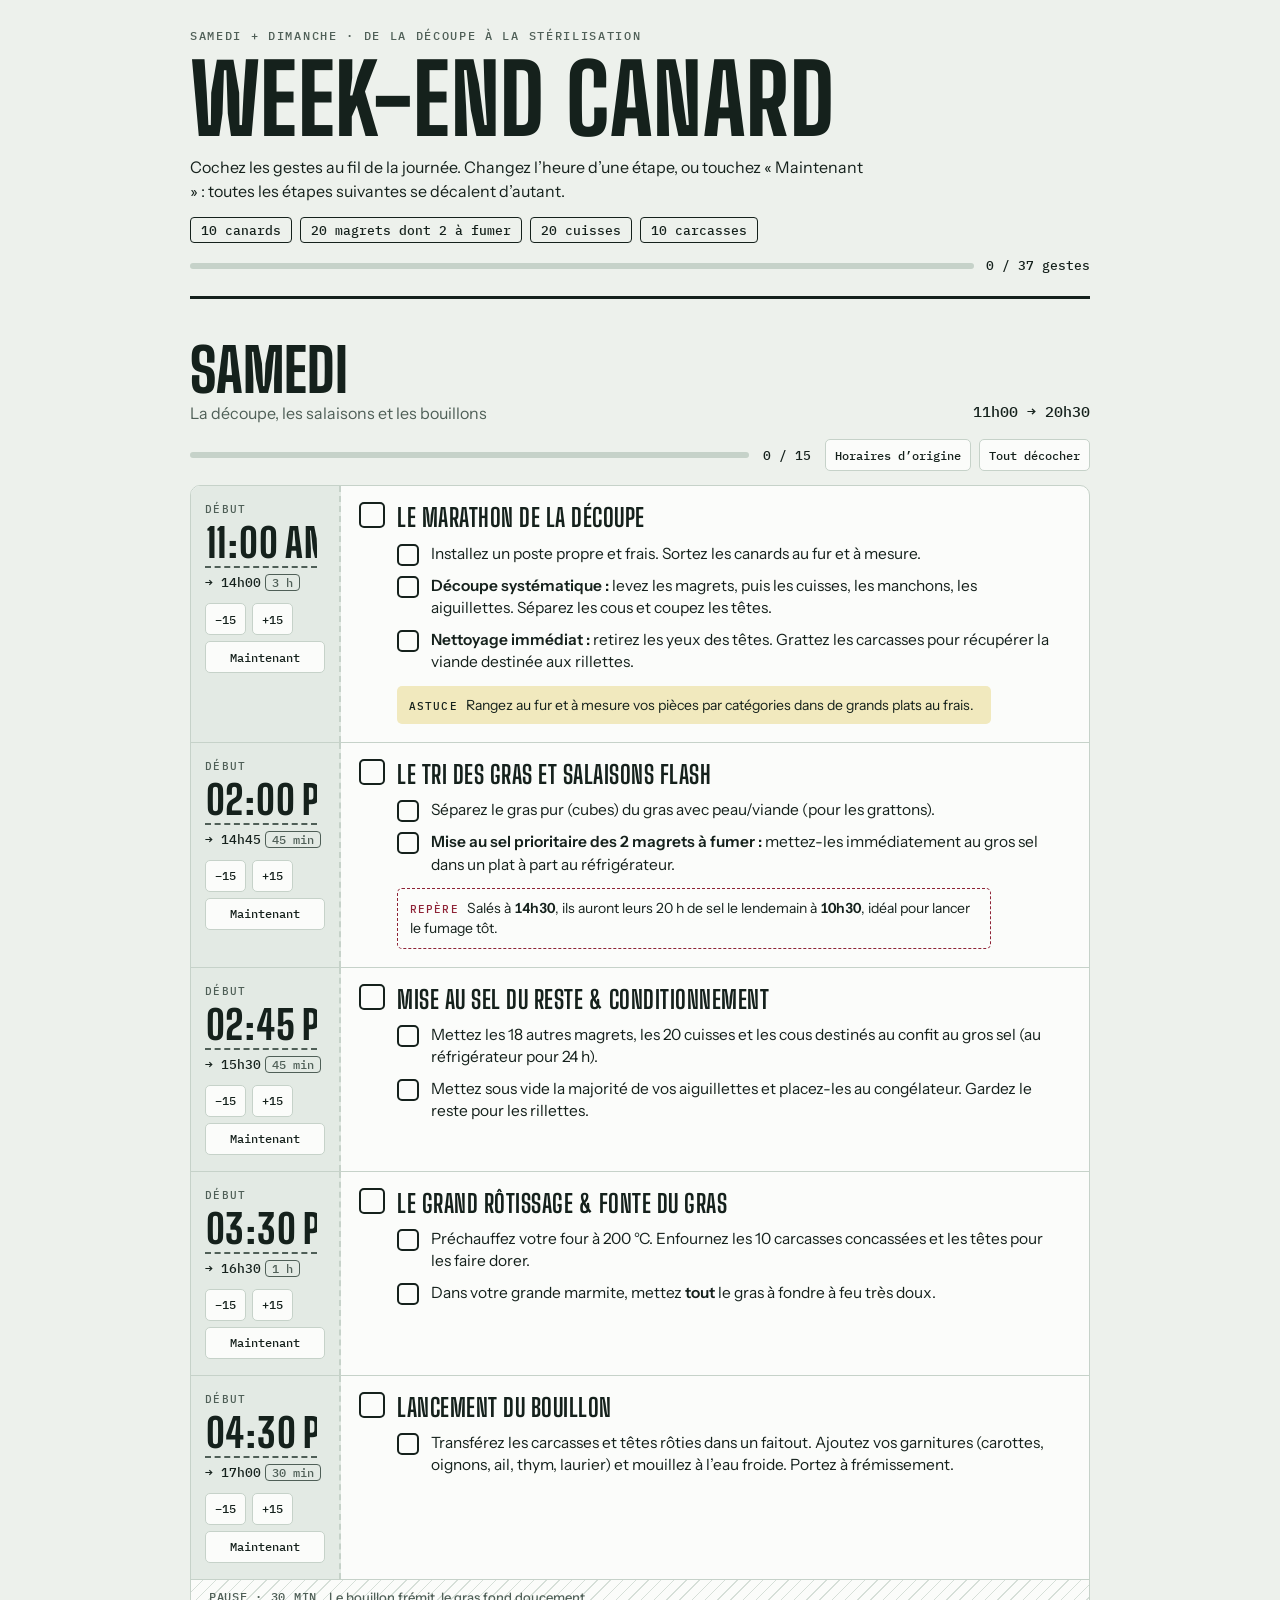
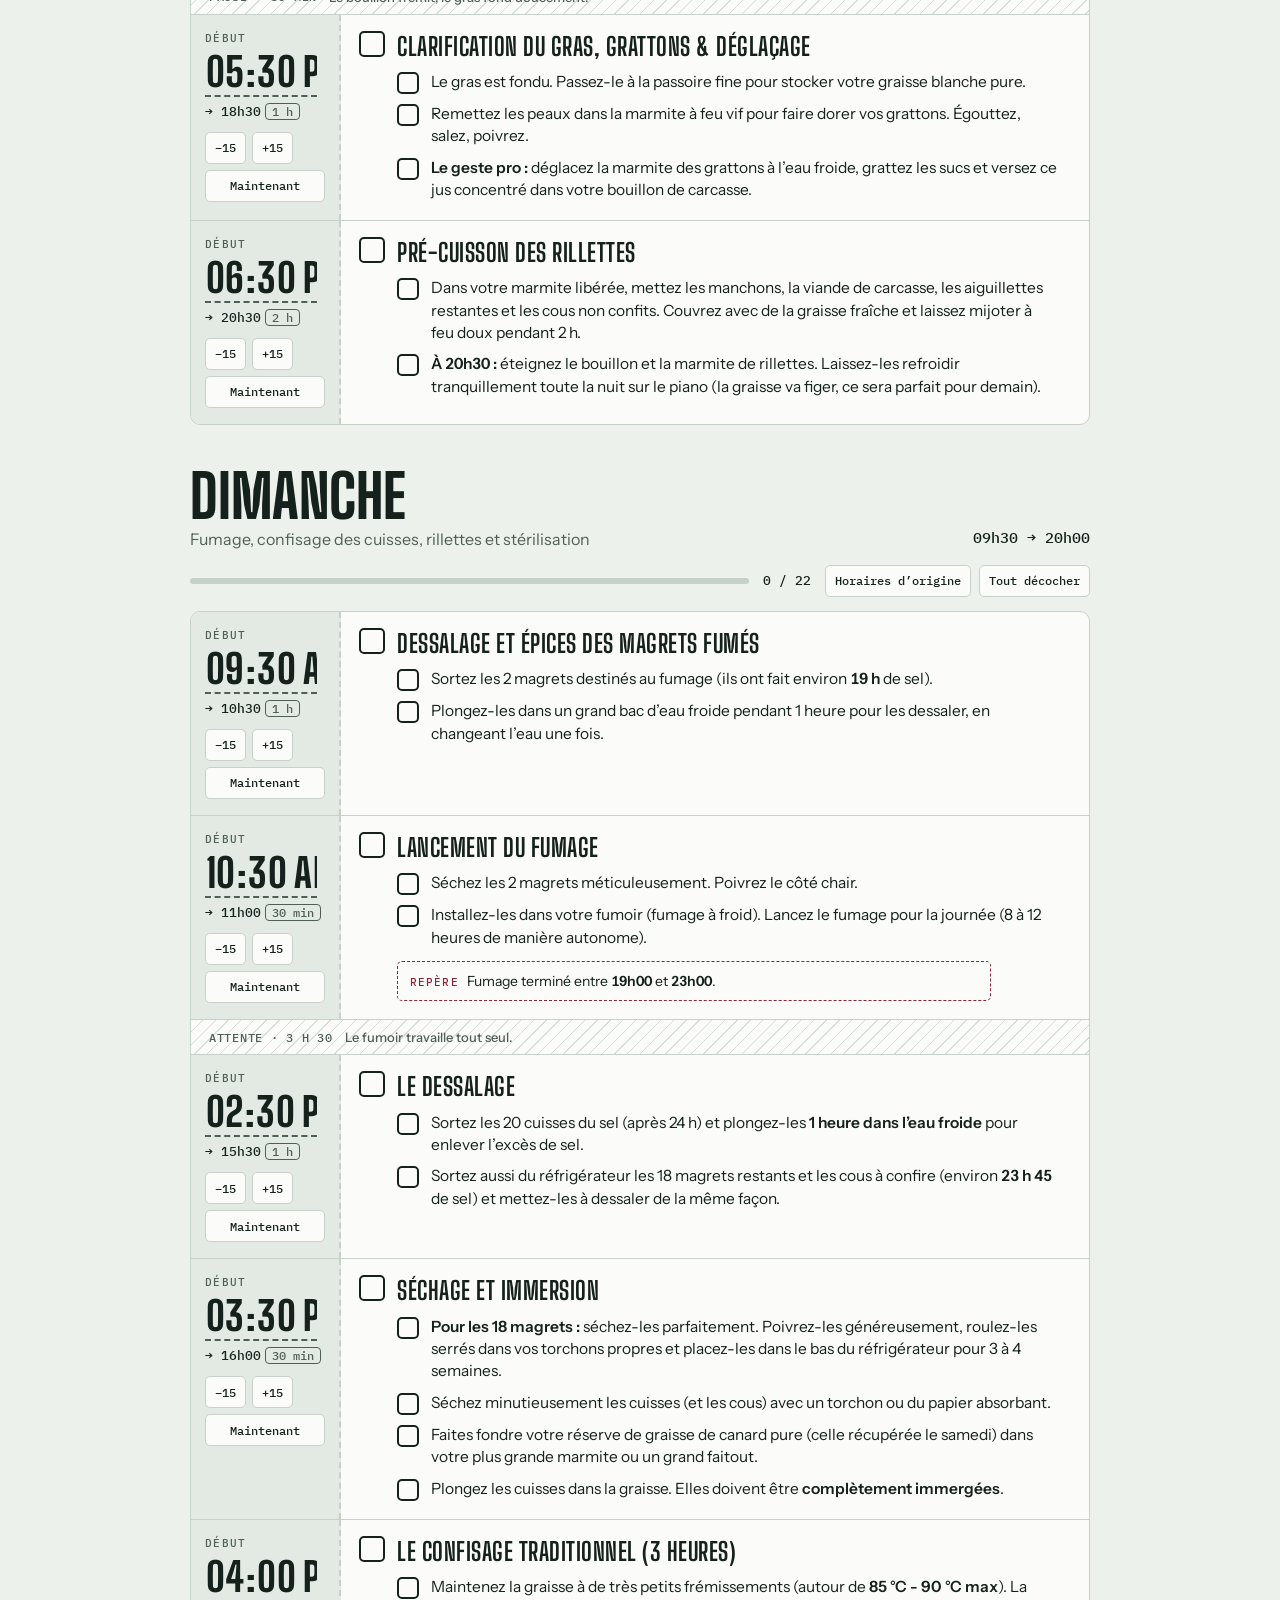
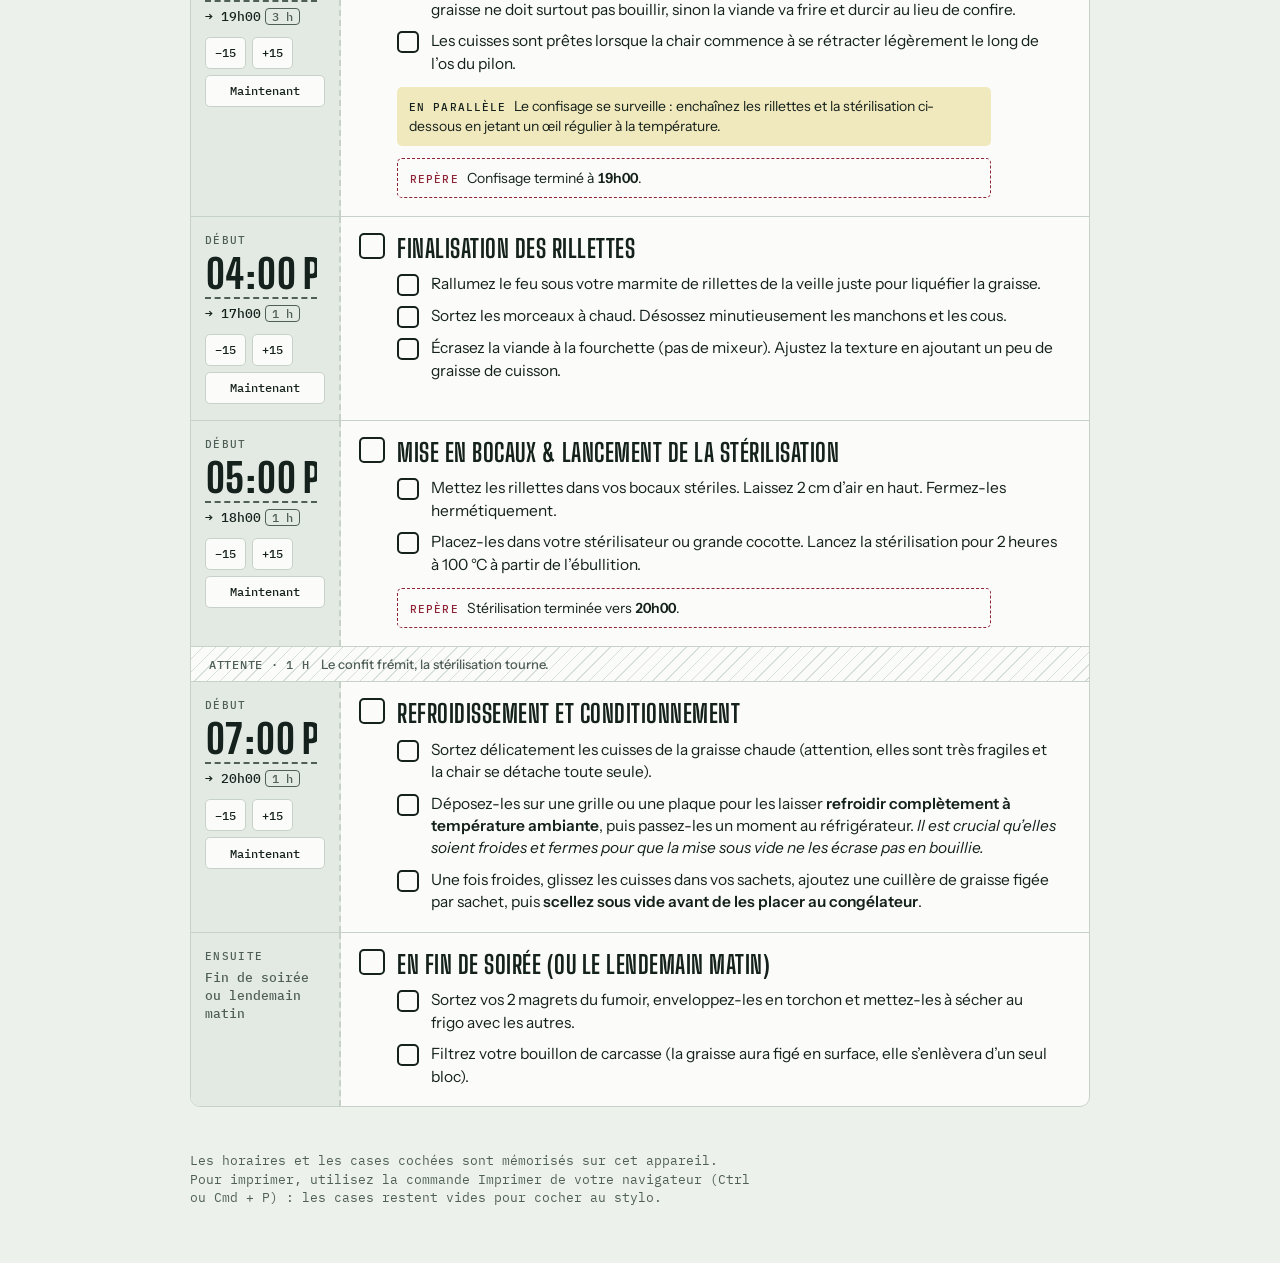
<file: Docs html/Planning Week-end Canard v2.html>
<!doctype html><html><head><meta charset=utf8><meta name=viewport content="width=device-width,initial-scale=1,viewport-fit=cover"><style>:root{color-scheme:light;box-sizing:border-box;padding-top:env(safe-area-inset-top,0px);padding-bottom:env(safe-area-inset-bottom,0px)}html{scroll-padding-top:env(safe-area-inset-top,0px)}body{margin:0;padding:0;font:14px -apple-system,BlinkMacSystemFont,sans-serif;background:#fff;color:#000}img{max-width:100%}[hidden]:not([hidden=until-found i]){display:none!important}</style></head><body>
<title>Planning Week-end Canard</title>
<meta name="claude:viewport-fit-sides" content="cover">
<link rel="preconnect" href="https://fonts.googleapis.com">
<link rel="preconnect" href="https://fonts.gstatic.com" crossorigin>
<link rel="stylesheet" href="https://fonts.googleapis.com/css2?family=Big+Shoulders+Display:wght@600;800&family=IBM+Plex+Mono:wght@400;500&family=Instrument+Sans:wght@400;500;600&display=swap">
<style>
/* Layout: bon de cuisine. Chaque étape est un ticket : souche horaire à gauche, détachée par une perforation en pointillés, gestes à cocher à droite. */
:root {
  --bg: #EDF1EC;
  --surface: #FBFCFA;
  --stub: #E3EAE4;
  --hatch: #D6DFD8;
  --ink: #15211C;
  --muted: #4F5F57;
  --line: #C6D2C9;
  --accent: #8E2336;
  --on-accent: #FFFFFF;
  --accent-soft: #F3DFE2;
  --fat: #F1E9BE;
  --font-display: 'Big Shoulders Display', 'Roboto Condensed', 'Arial Narrow', sans-serif;
  --font-body: 'Instrument Sans', system-ui, -apple-system, 'Segoe UI', sans-serif;
  --font-mono: 'IBM Plex Mono', ui-monospace, Menlo, Consolas, monospace;
}
@media (prefers-color-scheme: dark) {
  :root:not([data-theme="light"]) {
    --bg: #0E1512; --surface: #151F1B; --stub: #1C2823; --hatch: #22302A;
    --ink: #E7EEE9; --muted: #9FB0A7; --line: #2C3B34;
    --accent: #E27A8B; --on-accent: #1A0B0F; --accent-soft: #34191F; --fat: #2D2A15;
    color-scheme: dark;
  }
}
:root[data-theme="dark"] {
  --bg: #0E1512; --surface: #151F1B; --stub: #1C2823; --hatch: #22302A;
  --ink: #E7EEE9; --muted: #9FB0A7; --line: #2C3B34;
  --accent: #E27A8B; --on-accent: #1A0B0F; --accent-soft: #34191F; --fat: #2D2A15;
  color-scheme: dark;
}

* { box-sizing: border-box; }
body {
  background: var(--bg);
  color: var(--ink);
  font: 400 16px/1.5 var(--font-body);
  padding-block: 28px 56px;
  padding-left: max(16px, env(safe-area-inset-left, 0px));
  padding-right: max(16px, env(safe-area-inset-right, 0px));
}
.sheet { max-width: 900px; margin-inline: auto; display: flex; flex-direction: column; gap: 44px; }

/* Masthead */
.masthead { display: flex; flex-direction: column; gap: 14px; padding-bottom: 22px; border-bottom: 3px solid var(--ink); }
.eyebrow { margin: 0; font: 500 12px var(--font-mono); letter-spacing: .14em; text-transform: uppercase; color: var(--muted); }
h1 { margin: 0; font: 800 clamp(52px, 12vw, 96px)/.88 var(--font-display); text-transform: uppercase; letter-spacing: .005em; text-wrap: balance; }
.lede { margin: 0; max-width: 62ch; }
.chips { display: flex; flex-wrap: wrap; gap: 8px; list-style: none; margin: 0; padding: 0; }
.chips li { font: 500 12.5px var(--font-mono); border: 1px solid var(--ink); padding: 4px 10px; border-radius: 4px; }
.overall { display: flex; align-items: center; gap: 12px; }
.overall .bar { flex: 1; }
.prog { font: 500 13px var(--font-mono); font-variant-numeric: tabular-nums; white-space: nowrap; }
.bar { height: 6px; background: var(--line); border-radius: 99px; overflow: hidden; min-width: 0; }
.bar > i { display: block; height: 100%; width: 0; background: var(--accent); }
@media (prefers-reduced-motion: no-preference) { .bar > i { transition: width .25s ease; } }

/* Day */
.day { display: flex; flex-direction: column; gap: 14px; }
.day-head { display: flex; flex-wrap: wrap; align-items: flex-end; justify-content: space-between; gap: 8px 24px; }
.day-title { min-width: 0; }
h2 { margin: 0; font: 800 clamp(40px, 8vw, 60px)/.9 var(--font-display); text-transform: uppercase; }
.sub { margin: 4px 0 0; color: var(--muted); }
.range { margin: 0; font: 500 15px var(--font-mono); font-variant-numeric: tabular-nums; padding-bottom: 4px; }
.day-bar { display: flex; flex-wrap: wrap; align-items: center; gap: 10px 14px; }
.day-bar .bar { flex: 1 1 140px; }
.tools { display: flex; gap: 8px; flex-wrap: wrap; }

.mini {
  font: 500 12px var(--font-mono); color: var(--ink); background: var(--surface);
  border: 1px solid var(--line); border-radius: 5px; padding: 5px 9px; min-height: 32px; cursor: pointer;
}
.mini:hover { border-color: var(--accent); color: var(--accent); }
.mini:focus-visible, .tin:focus-visible, .cb:focus-visible { outline: 3px solid var(--accent); outline-offset: 2px; }
.mini.warn { background: var(--accent); border-color: var(--accent); color: var(--on-accent); }

/* Ticket list */
.ticket { list-style: none; margin: 0; padding: 0; background: var(--surface); border: 1px solid var(--line); border-radius: 10px; overflow: hidden; }
.ticket > li + li { border-top: 1px solid var(--line); }

.step { display: grid; grid-template-columns: 150px minmax(0, 1fr); }
.when { background: var(--stub); border-right: 2px dashed var(--line); padding: 16px 14px; display: flex; flex-direction: column; gap: 6px; min-width: 0; }
.lab { font: 500 11px var(--font-mono); letter-spacing: .12em; text-transform: uppercase; color: var(--muted); }
.tin {
  font: 800 40px/1 var(--font-display); font-variant-numeric: tabular-nums; letter-spacing: .01em;
  color: var(--ink); background: transparent; border: 0; border-bottom: 2px dashed var(--muted);
  border-radius: 0; padding: 0 0 2px; width: 100%; max-width: 7rem; cursor: pointer;
}
.tin:hover { border-bottom-color: var(--accent); }
.tin::-webkit-calendar-picker-indicator { display: none; }
.tprint { display: none; font: 800 34px/1 var(--font-display); }
.until { font: 500 13px var(--font-mono); font-variant-numeric: tabular-nums; }
.dur { display: inline-block; margin-left: 4px; padding: 0 6px; border: 1px solid var(--muted); border-radius: 4px; color: var(--muted); font-size: 12px; }
.later { font: 500 13px/1.4 var(--font-mono); color: var(--muted); }
.nudge { display: flex; flex-wrap: wrap; gap: 6px; margin-top: 6px; }
.nudge .wide { flex-basis: 100%; }

.what { padding: 16px 18px 18px; display: flex; flex-direction: column; gap: 12px; min-width: 0; }
.what-head { display: flex; align-items: flex-start; gap: 12px; }
h3 { margin: 0; font: 700 25px/1.05 var(--font-display); text-transform: uppercase; letter-spacing: .02em; text-wrap: balance; padding-top: 2px; }
.is-done h3 { color: var(--muted); }
.tasks { list-style: none; margin: 0; padding: 0 0 0 38px; display: flex; flex-direction: column; gap: 9px; }
.task { display: flex; align-items: flex-start; gap: 12px; cursor: pointer; max-width: 66ch; font-size: 15.5px; line-height: 1.45; }
.task input:checked + span { color: var(--muted); text-decoration: line-through; text-decoration-thickness: 1px; }
.task strong { font-weight: 600; }
.tok { font-weight: 600; font-variant-numeric: tabular-nums; white-space: nowrap; }

.cb {
  -webkit-appearance: none; appearance: none; flex: none; width: 22px; height: 22px; margin: 1px 0 0;
  border: 2px solid var(--ink); border-radius: 5px; background: var(--surface);
  display: grid; place-content: center; cursor: pointer;
  print-color-adjust: exact; -webkit-print-color-adjust: exact;
}
.cb.lg { width: 26px; height: 26px; margin-top: 0; }
.cb::after { content: ""; width: 11px; height: 5px; border-left: 2.5px solid var(--on-accent); border-bottom: 2.5px solid var(--on-accent); transform: translate(0, -1px) rotate(-45deg); opacity: 0; }
.cb:checked { background: var(--accent); border-color: var(--accent); }
.cb:checked::after { opacity: 1; }
.cb:indeterminate { background: var(--accent-soft); border-color: var(--accent); }
.cb:indeterminate::after { opacity: 1; width: 11px; height: 0; border-left: 0; border-bottom: 3px solid var(--accent); transform: none; }

.note { margin: 0 0 0 38px; padding: 9px 12px; border-radius: 5px; font-size: 14px; line-height: 1.45; max-width: 66ch; }
.note .lbl { font: 500 11px var(--font-mono); letter-spacing: .1em; text-transform: uppercase; margin-right: 8px; }
.note.tip { background: var(--fat); }
.note.calc { border: 1px dashed var(--accent); }
.note.calc .lbl { color: var(--accent); }

.gap { display: flex; flex-wrap: wrap; align-items: center; gap: 4px 12px; padding: 9px 18px; font: 500 12px var(--font-mono); letter-spacing: .06em; text-transform: uppercase; color: var(--muted);
  background: repeating-linear-gradient(135deg, transparent 0 8px, var(--hatch) 8px 9px); }
.gap.over { color: var(--accent); }
.gap .gn { text-transform: none; letter-spacing: 0; font-family: var(--font-body); font-size: 13px; }

.foot { margin: 0; font: 400 12.5px/1.5 var(--font-mono); color: var(--muted); max-width: 70ch; }

@media (max-width: 600px) {
  .step { grid-template-columns: 1fr; }
  .when { border-right: 0; border-bottom: 2px dashed var(--line); flex-direction: row; flex-wrap: wrap; align-items: center; gap: 8px 14px; padding: 12px 14px; }
  .lab { display: none; }
  .tin { font-size: 34px; max-width: 6rem; }
  .nudge { margin: 0 0 0 auto; }
  .nudge .wide { flex-basis: auto; }
  .tasks { padding-left: 0; }
  .note { margin-left: 0; }
  .what { padding: 14px 14px 16px; }
}

/* Impression : feuille claire, cases vides à cocher au stylo, contrôles masqués */
@page { size: A4; margin: 12mm; }
@media print {
  :root:root:root {
    --bg: #fff; --surface: #fff; --stub: #fff; --hatch: #ddd; --ink: #000; --muted: #333; --line: #999;
    --accent: #8E2336; --on-accent: #fff; --accent-soft: #f3dfe2; --fat: #f1e9be; color-scheme: light;
  }
  body { font-size: 10.5pt; padding: 0; }
  .sheet { gap: 18px; max-width: none; }
  .nudge, .tools, .bar, .prog, .foot, .overall, .tin { display: none !important; }
  .tprint { display: block; }
  .step { grid-template-columns: 120px minmax(0, 1fr); break-inside: avoid; }
  .when { padding: 10px; }
  .what { padding: 10px 12px 12px; }
  .gap { break-inside: avoid; padding: 5px 12px; background: none; border-top-style: dashed; }
  #dimanche { break-before: page; }
  h1 { font-size: 54px; }
  h2 { font-size: 40px; }
  h3 { font-size: 19px; }
  .task input:checked + span { text-decoration: none; color: inherit; }
  .is-done h3 { color: inherit; }
  .ticket { border-radius: 0; }
}
</style>

<main class="sheet" id="app"></main>

<script>
(function () {
  var KEY = 'planning-canard-v2';
  var app = document.getElementById('app');

  /* ---------- Formats ---------- */
  var pad = function (n) { return String(n).padStart(2, '0'); };
  var wrap = function (m) { return ((m % 1440) + 1440) % 1440; };
  var tod = function (m) { m = wrap(m); return pad(Math.floor(m / 60)) + 'h' + pad(m % 60); };
  var todL = function (m) { return tod(m) + (m >= 1440 ? ' (lendemain)' : ''); };
  var fmtDur = function (m) {
    if (m < 0) return '0 min';
    var h = Math.floor(m / 60), r = m % 60;
    if (!h) return r + ' min';
    return r ? h + ' h ' + pad(r) : h + ' h';
  };
  var inputVal = function (m) { m = wrap(m); return pad(Math.floor(m / 60)) + ':' + pad(m % 60); };

  /* Valeurs calculées à partir des horaires (c = { start, end, starts }) */
  var TOK = {
    end: function (c) { return tod(c.end); },
    salt: function (c) { return tod(c.start + 30); },
    saltDone: function (c) { return tod(c.start + 30 + 1200); },
    salt1: function (c) { return fmtDur(c.start + 1440 - (c.starts.samedi[1] + 30)); },
    salt2: function (c) { return fmtDur(c.start + 1440 - c.starts.samedi[2]); },
    smokeA: function (c) { return todL(c.end + 480); },
    smokeB: function (c) { return todL(c.end + 720); },
    steril: function (c) { return todL(c.end + 120); }
  };

  /* ---------- Planning ---------- */
  var DAYS = [
    {
      id: 'samedi', name: 'Samedi', sub: 'La découpe, les salaisons et les bouillons',
      steps: [
        { title: 'Le Marathon de la Découpe', start: 660, dur: 180,
          tasks: [
            'Installez un poste propre et frais. Sortez les canards au fur et à mesure.',
            '<strong>Découpe systématique :</strong> levez les magrets, puis les cuisses, les manchons, les aiguillettes. Séparez les cous et coupez les têtes.',
            '<strong>Nettoyage immédiat :</strong> retirez les yeux des têtes. Grattez les carcasses pour récupérer la viande destinée aux rillettes.'
          ],
          tip: ['Astuce', 'Rangez au fur et à mesure vos pièces par catégories dans de grands plats au frais.'] },
        { title: 'Le Tri des Gras et Salaisons Flash', start: 840, dur: 45,
          tasks: [
            'Séparez le gras pur (cubes) du gras avec peau/viande (pour les grattons).',
            '<strong>Mise au sel prioritaire des 2 magrets à fumer :</strong> mettez-les immédiatement au gros sel dans un plat à part au réfrigérateur.'
          ],
          calc: 'Salés à {salt}, ils auront leurs 20 h de sel le lendemain à {saltDone}, idéal pour lancer le fumage tôt.' },
        { title: 'Mise au sel du Reste & Conditionnement', start: 885, dur: 45,
          tasks: [
            'Mettez les 18 autres magrets, les 20 cuisses et les cous destinés au confit au gros sel (au réfrigérateur pour 24 h).',
            'Mettez sous vide la majorité de vos aiguillettes et placez-les au congélateur. Gardez le reste pour les rillettes.'
          ] },
        { title: 'Le Grand Rôtissage & Fonte du Gras', start: 930, dur: 60,
          tasks: [
            'Préchauffez votre four à 200 °C. Enfournez les 10 carcasses concassées et les têtes pour les faire dorer.',
            'Dans votre grande marmite, mettez <strong>tout</strong> le gras à fondre à feu très doux.'
          ] },
        { title: 'Lancement du Bouillon', start: 990, dur: 30,
          tasks: [
            'Transférez les carcasses et têtes rôties dans un faitout. Ajoutez vos garnitures (carottes, oignons, ail, thym, laurier) et mouillez à l’eau froide. Portez à frémissement.'
          ] },
        { title: 'Clarification du Gras, Grattons & Déglaçage', start: 1050, dur: 60, gapNote: 'Le bouillon frémit, le gras fond doucement.',
          tasks: [
            'Le gras est fondu. Passez-le à la passoire fine pour stocker votre graisse blanche pure.',
            'Remettez les peaux dans la marmite à feu vif pour faire dorer vos grattons. Égouttez, salez, poivrez.',
            '<strong>Le geste pro :</strong> déglacez la marmite des grattons à l’eau froide, grattez les sucs et versez ce jus concentré dans votre bouillon de carcasse.'
          ] },
        { title: 'Pré-cuisson des Rillettes', start: 1110, dur: 120,
          tasks: [
            'Dans votre marmite libérée, mettez les manchons, la viande de carcasse, les aiguillettes restantes et les cous non confits. Couvrez avec de la graisse fraîche et laissez mijoter à feu doux pendant 2 h.',
            '<strong>À {end} :</strong> éteignez le bouillon et la marmite de rillettes. Laissez-les refroidir tranquillement toute la nuit sur le piano (la graisse va figer, ce sera parfait pour demain).'
          ] }
      ]
    },
    {
      id: 'dimanche', name: 'Dimanche', sub: 'Fumage, confisage des cuisses, rillettes et stérilisation',
      steps: [
        { title: 'Dessalage et Épices des Magrets Fumés', start: 570, dur: 60,
          tasks: [
            'Sortez les 2 magrets destinés au fumage (ils ont fait environ {salt1} de sel).',
            'Plongez-les dans un grand bac d’eau froide pendant 1 heure pour les dessaler, en changeant l’eau une fois.'
          ] },
        { title: 'Lancement du Fumage', start: 630, dur: 30,
          tasks: [
            'Séchez les 2 magrets méticuleusement. Poivrez le côté chair.',
            'Installez-les dans votre fumoir (fumage à froid). Lancez le fumage pour la journée (8 à 12 heures de manière autonome).'
          ],
          calc: 'Fumage terminé entre {smokeA} et {smokeB}.' },
        { title: 'Le Dessalage', start: 870, dur: 60, gapWord: 'Attente', gapNote: 'Le fumoir travaille tout seul.',
          tasks: [
            'Sortez les 20 cuisses du sel (après 24 h) et plongez-les <strong>1 heure dans l’eau froide</strong> pour enlever l’excès de sel.',
            'Sortez aussi du réfrigérateur les 18 magrets restants et les cous à confire (environ {salt2} de sel) et mettez-les à dessaler de la même façon.'
          ] },
        { title: 'Séchage et immersion', start: 930, dur: 30,
          tasks: [
            '<strong>Pour les 18 magrets :</strong> séchez-les parfaitement. Poivrez-les généreusement, roulez-les serrés dans vos torchons propres et placez-les dans le bas du réfrigérateur pour 3 à 4 semaines.',
            'Séchez minutieusement les cuisses (et les cous) avec un torchon ou du papier absorbant.',
            'Faites fondre votre réserve de graisse de canard pure (celle récupérée le samedi) dans votre plus grande marmite ou un grand faitout.',
            'Plongez les cuisses dans la graisse. Elles doivent être <strong>complètement immergées</strong>.'
          ] },
        { title: 'Le Confisage traditionnel (3 heures)', start: 960, dur: 180, bg: true,
          tasks: [
            'Maintenez la graisse à de très petits frémissements (autour de <strong>85 °C - 90 °C max</strong>). La graisse ne doit surtout pas bouillir, sinon la viande va frire et durcir au lieu de confire.',
            'Les cuisses sont prêtes lorsque la chair commence à se rétracter légèrement le long de l’os du pilon.'
          ],
          tip: ['En parallèle', 'Le confisage se surveille : enchaînez les rillettes et la stérilisation ci-dessous en jetant un œil régulier à la température.'],
          calc: 'Confisage terminé à {end}.' },
        { title: 'Finalisation des Rillettes', start: 960, dur: 60,
          tasks: [
            'Rallumez le feu sous votre marmite de rillettes de la veille juste pour liquéfier la graisse.',
            'Sortez les morceaux à chaud. Désossez minutieusement les manchons et les cous.',
            'Écrasez la viande à la fourchette (pas de mixeur). Ajustez la texture en ajoutant un peu de graisse de cuisson.'
          ] },
        { title: 'Mise en bocaux & Lancement de la Stérilisation', start: 1020, dur: 60,
          tasks: [
            'Mettez les rillettes dans vos bocaux stériles. Laissez 2 cm d’air en haut. Fermez-les hermétiquement.',
            'Placez-les dans votre stérilisateur ou grande cocotte. Lancez la stérilisation pour 2 heures à 100 °C à partir de l’ébullition.'
          ],
          calc: 'Stérilisation terminée vers {steril}.' },
        { title: 'Refroidissement et conditionnement', start: 1140, dur: 60, gapWord: 'Attente', gapNote: 'Le confit frémit, la stérilisation tourne.',
          tasks: [
            'Sortez délicatement les cuisses de la graisse chaude (attention, elles sont très fragiles et la chair se détache toute seule).',
            'Déposez-les sur une grille ou une plaque pour les laisser <strong>refroidir complètement à température ambiante</strong>, puis passez-les un moment au réfrigérateur. <em>Il est crucial qu’elles soient froides et fermes pour que la mise sous vide ne les écrase pas en bouillie.</em>',
            'Une fois froides, glissez les cuisses dans vos sachets, ajoutez une cuillère de graisse figée par sachet, puis <strong>scellez sous vide avant de les placer au congélateur</strong>.'
          ] },
        { title: 'En fin de soirée (ou le lendemain matin)', start: null, dur: null,
          tasks: [
            'Sortez vos 2 magrets du fumoir, enveloppez-les en torchon et mettez-les à sécher au frigo avec les autres.',
            'Filtrez votre bouillon de carcasse (la graisse aura figé en surface, elle s’enlèvera d’un seul bloc).'
          ] }
      ]
    }
  ];

  /* ---------- État (mémorisé sur l'appareil) ---------- */
  function defaults() {
    var o = {};
    DAYS.forEach(function (d) { o[d.id] = d.steps.map(function (s) { return s.start; }); });
    return o;
  }
  var S = { starts: defaults(), done: {} };
  try {
    var raw = JSON.parse(localStorage.getItem(KEY) || 'null');
    if (raw && raw.starts) {
      DAYS.forEach(function (d) {
        var a = raw.starts[d.id];
        var ok = Array.isArray(a) && a.length === d.steps.length && a.every(function (v, i) {
          return d.steps[i].start == null ? v == null : Number.isFinite(v);
        });
        if (ok) S.starts[d.id] = a;
      });
      if (raw.done && typeof raw.done === 'object') S.done = raw.done;
    }
  } catch (e) {}
  function save() { try { localStorage.setItem(KEY, JSON.stringify(S)); } catch (e) {} }

  /* ---------- Rendu ---------- */
  function tokHTML(str) {
    return str.replace(/\{(\w+)\}/g, function (m, k) { return '<span class="tok" data-tok="' + k + '"></span>'; });
  }

  function stepHTML(d, di, s, si) {
    var id = d.id + '-' + si;
    var when;
    if (s.start != null) {
      when =
        '<div class="when">' +
          '<span class="lab">Début</span>' +
          '<input class="tin" type="time" step="60" required data-d="' + di + '" data-s="' + si + '" aria-label="Heure de début : ' + s.title + '">' +
          '<span class="tprint" data-role="tprint"></span>' +
          '<span class="until"><span data-role="until"></span><span class="dur">' + fmtDur(s.dur) + '</span></span>' +
          '<div class="nudge">' +
            '<button type="button" class="mini" data-act="shift" data-by="-15" data-d="' + di + '" data-s="' + si + '" title="Avancer de 15 minutes cette étape et toutes les suivantes" aria-label="Avancer de 15 minutes cette étape et les suivantes">−15</button>' +
            '<button type="button" class="mini" data-act="shift" data-by="15" data-d="' + di + '" data-s="' + si + '" title="Reculer de 15 minutes cette étape et toutes les suivantes" aria-label="Reculer de 15 minutes cette étape et les suivantes">+15</button>' +
            '<button type="button" class="mini wide" data-act="now" data-d="' + di + '" data-s="' + si + '" title="Démarrer cette étape à l’heure actuelle et décaler les suivantes">Maintenant</button>' +
          '</div>' +
        '</div>';
    } else {
      when = '<div class="when"><span class="lab">Ensuite</span><span class="later">Fin de soirée<br>ou lendemain matin</span></div>';
    }
    var tasks = s.tasks.map(function (t, ti) {
      return '<li><label class="task"><input type="checkbox" class="cb" data-task="' + id + '-' + ti + '"><span>' + tokHTML(t) + '</span></label></li>';
    }).join('');
    var tip = s.tip ? '<p class="note tip"><b class="lbl">' + s.tip[0] + '</b>' + s.tip[1] + '</p>' : '';
    var calc = s.calc ? '<p class="note calc"><b class="lbl">Repère</b>' + tokHTML(s.calc) + '</p>' : '';
    var gap = (si > 0 && s.start != null)
      ? '<li class="gap" data-gap="' + id + '" hidden><span class="gl"></span>' + (s.gapNote ? '<span class="gn">' + s.gapNote + '</span>' : '') + '</li>'
      : '';
    return gap +
      '<li class="step" data-id="' + id + '">' + when +
        '<div class="what">' +
          '<div class="what-head"><input type="checkbox" class="cb lg" data-step="' + id + '" aria-label="Étape terminée : ' + s.title + '"><h3>' + s.title + '</h3></div>' +
          '<ul class="tasks">' + tasks + '</ul>' + tip + calc +
        '</div>' +
      '</li>';
  }

  function dayHTML(d, di) {
    return '<section class="day" id="' + d.id + '" aria-labelledby="h-' + d.id + '">' +
      '<header class="day-head">' +
        '<div class="day-title"><h2 id="h-' + d.id + '">' + d.name + '</h2><p class="sub">' + d.sub + '</p></div>' +
        '<p class="range" data-role="range"></p>' +
      '</header>' +
      '<div class="day-bar">' +
        '<div class="bar"><i data-role="dbar"></i></div><span class="prog" data-role="dprog"></span>' +
        '<div class="tools">' +
          '<button type="button" class="mini" data-act="reset-times" data-d="' + di + '">Horaires d’origine</button>' +
          '<button type="button" class="mini" data-act="clear" data-d="' + di + '">Tout décocher</button>' +
        '</div>' +
      '</div>' +
      '<ol class="ticket">' + d.steps.map(function (s, si) { return stepHTML(d, di, s, si); }).join('') + '</ol>' +
    '</section>';
  }

  app.innerHTML =
    '<header class="masthead">' +
      '<p class="eyebrow">Samedi + dimanche · de la découpe à la stérilisation</p>' +
      '<h1>Week-end canard</h1>' +
      '<p class="lede">Cochez les gestes au fil de la journée. Changez l’heure d’une étape, ou touchez « Maintenant » : toutes les étapes suivantes se décalent d’autant.</p>' +
      '<ul class="chips"><li>10 canards</li><li>20 magrets dont 2 à fumer</li><li>20 cuisses</li><li>10 carcasses</li></ul>' +
      '<div class="overall"><div class="bar"><i data-role="obar"></i></div><span class="prog" data-role="oprog"></span></div>' +
    '</header>' +
    DAYS.map(dayHTML).join('') +
    '<p class="foot">Les horaires et les cases cochées sont mémorisés sur cet appareil. Pour imprimer, utilisez la commande Imprimer de votre navigateur (Ctrl ou Cmd + P) : les cases restent vides pour cocher au stylo.</p>';

  /* ---------- Mise à jour ---------- */
  function q(root, sel) { return root.querySelector(sel); }

  function update() {
    var allDone = 0, allTotal = 0;
    app.querySelectorAll('[data-task]').forEach(function (c) { c.checked = !!S.done[c.dataset.task]; });

    DAYS.forEach(function (d) {
      var root = q(app, '#' + d.id);
      var st = S.starts[d.id];
      var first = null, last = null, prevEnd = null, dDone = 0, dTotal = 0;

      d.steps.forEach(function (s, si) {
        var id = d.id + '-' + si;
        var li = q(root, '.step[data-id="' + id + '"]');

        var n = s.tasks.filter(function (_, ti) { return S.done[id + '-' + ti]; }).length;
        dDone += n; dTotal += s.tasks.length;
        var cb = q(li, '[data-step]');
        cb.checked = n === s.tasks.length;
        cb.indeterminate = n > 0 && n < s.tasks.length;
        li.classList.toggle('is-done', n === s.tasks.length);

        if (s.start == null) return;
        var start = st[si], end = start + s.dur;
        q(li, '.tin').value = inputVal(start);
        q(li, '[data-role="tprint"]').textContent = tod(start);
        q(li, '[data-role="until"]').textContent = '→ ' + tod(end);
        var ctx = { start: start, end: end, starts: S.starts };
        li.querySelectorAll('.tok').forEach(function (t) { t.textContent = TOK[t.dataset.tok](ctx); });

        var g = q(root, '.gap[data-gap="' + id + '"]');
        if (g && prevEnd != null) {
          var diff = start - prevEnd;
          if (diff >= 10) {
            g.hidden = false; g.classList.remove('over');
            q(g, '.gl').textContent = (s.gapWord || 'Pause') + ' · ' + fmtDur(diff);
          } else if (diff < 0) {
            g.hidden = false; g.classList.add('over');
            q(g, '.gl').textContent = 'Chevauchement · ' + fmtDur(-diff);
          } else {
            g.hidden = true;
          }
        }
        prevEnd = s.bg ? start : end;
        if (first == null) first = start;
        last = last == null ? end : Math.max(last, end);
      });

      q(root, '[data-role="range"]').textContent = tod(first) + ' → ' + todL(last);
      q(root, '[data-role="dprog"]').textContent = dDone + ' / ' + dTotal;
      q(root, '[data-role="dbar"]').style.width = (dTotal ? 100 * dDone / dTotal : 0) + '%';
      allDone += dDone; allTotal += dTotal;
    });

    q(app, '[data-role="oprog"]').textContent = allDone + ' / ' + allTotal + ' gestes';
    q(app, '[data-role="obar"]').style.width = (allTotal ? 100 * allDone / allTotal : 0) + '%';
  }

  /* ---------- Décalages ---------- */
  function shift(di, si, delta) {
    var a = S.starts[DAYS[di].id];
    for (var j = si; j < a.length; j++) if (a[j] != null) a[j] += delta;
    save(); update();
  }
  function setStart(di, si, minutes) {
    var old = S.starts[DAYS[di].id][si];
    var next = minutes + 1440 * Math.round((old - minutes) / 1440);
    shift(di, si, next - old);
  }

  /* ---------- Événements ---------- */
  app.addEventListener('change', function (e) {
    var t = e.target;
    if (t.matches('input.tin')) {
      if (!t.value) { update(); return; }
      var p = t.value.split(':');
      setStart(+t.dataset.d, +t.dataset.s, (+p[0]) * 60 + (+p[1]));
    } else if (t.matches('input[data-task]')) {
      if (t.checked) S.done[t.dataset.task] = 1; else delete S.done[t.dataset.task];
      save(); update();
    } else if (t.matches('input[data-step]')) {
      var parts = t.dataset.step.split('-');
      var d = DAYS.filter(function (x) { return x.id === parts[0]; })[0];
      d.steps[+parts[1]].tasks.forEach(function (_, ti) {
        var key = t.dataset.step + '-' + ti;
        if (t.checked) S.done[key] = 1; else delete S.done[key];
      });
      save(); update();
    }
  });

  app.addEventListener('click', function (e) {
    var b = e.target.closest('button[data-act]');
    if (!b) return;
    var act = b.dataset.act, di = +b.dataset.d, si = +b.dataset.s;
    if (act === 'shift') {
      shift(di, si, +b.dataset.by);
    } else if (act === 'now') {
      var n = new Date();
      setStart(di, si, n.getHours() * 60 + n.getMinutes());
    } else if (act === 'reset-times') {
      S.starts[DAYS[di].id] = DAYS[di].steps.map(function (s) { return s.start; });
      save(); update();
    } else if (act === 'clear') {
      if (b.dataset.armed) {
        var prefix = DAYS[di].id + '-';
        Object.keys(S.done).forEach(function (k) { if (k.indexOf(prefix) === 0) delete S.done[k]; });
        delete b.dataset.armed; b.textContent = 'Tout décocher'; b.classList.remove('warn');
        save(); update();
      } else {
        b.dataset.armed = '1'; b.textContent = 'Confirmer ?'; b.classList.add('warn');
        setTimeout(function () { delete b.dataset.armed; b.textContent = 'Tout décocher'; b.classList.remove('warn'); }, 3000);
      }
    }
  });

  update();
})();
</script>

</body></html>
</file>
